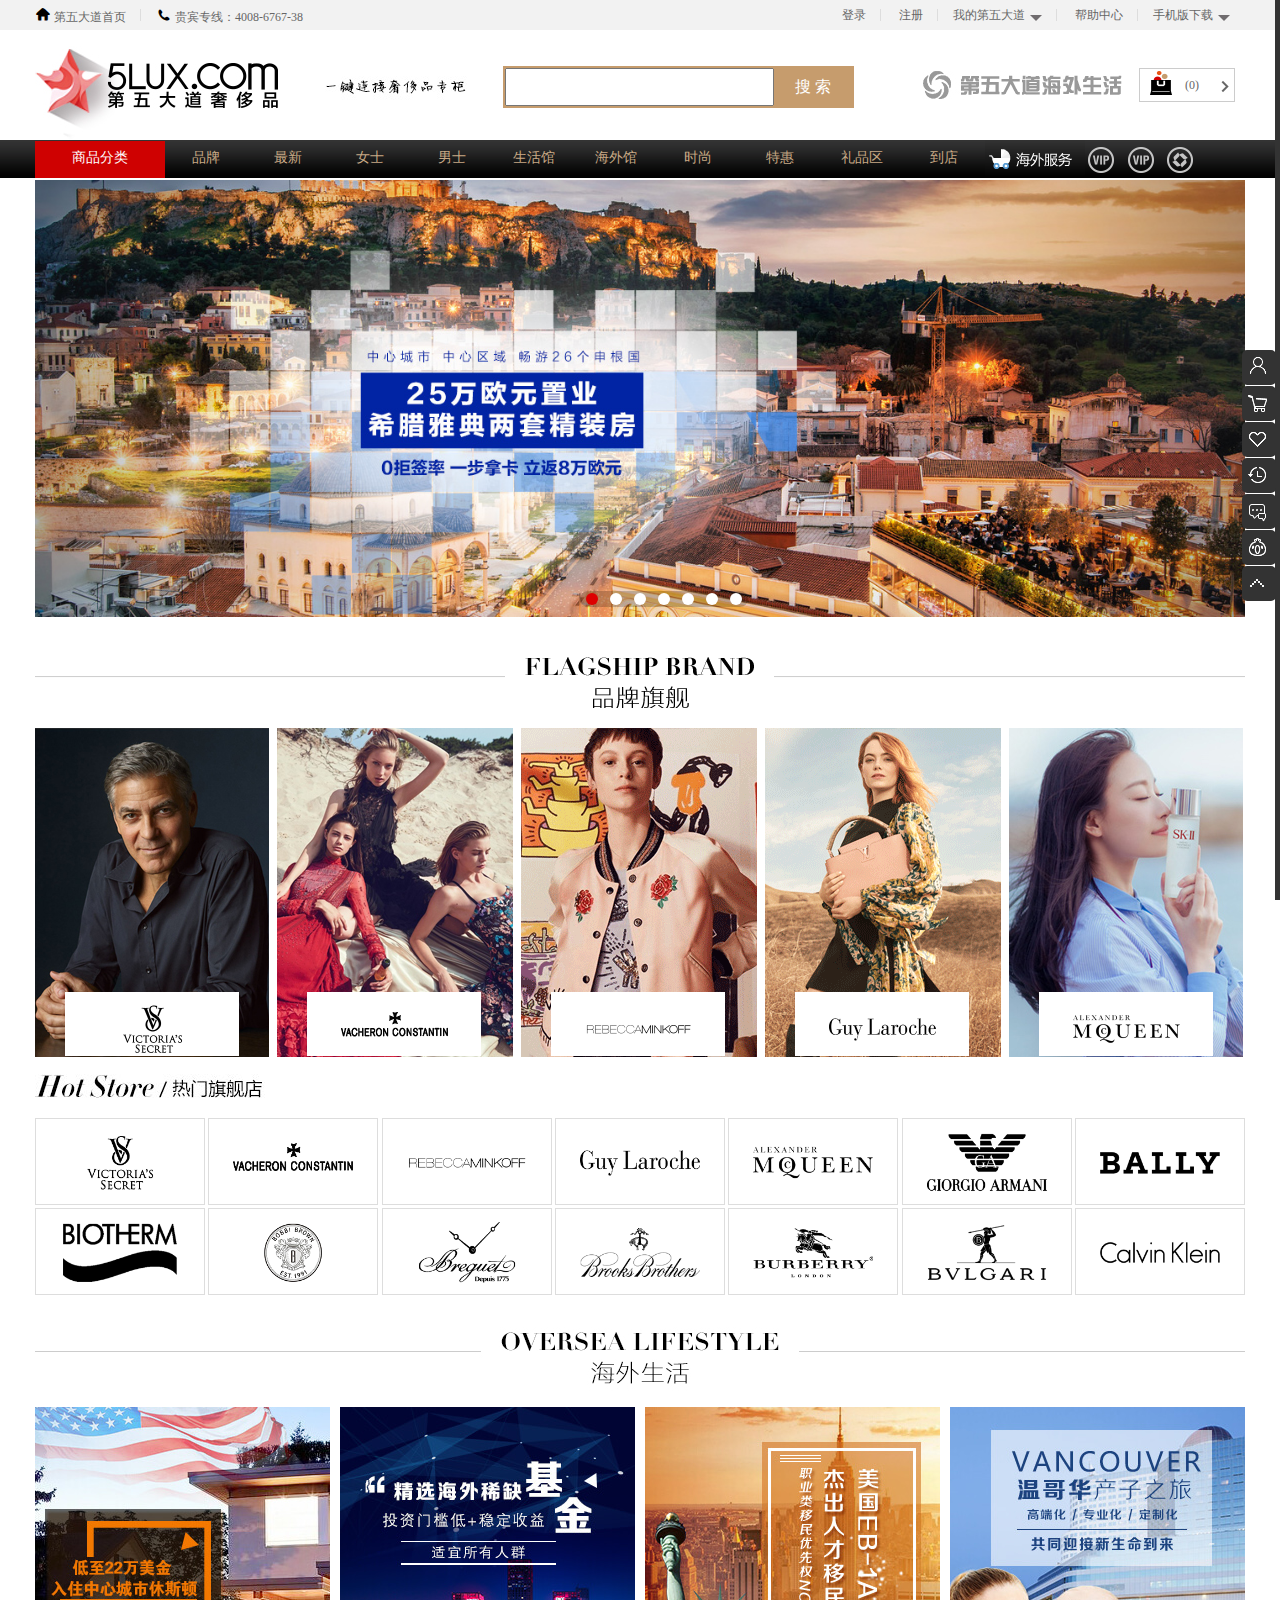
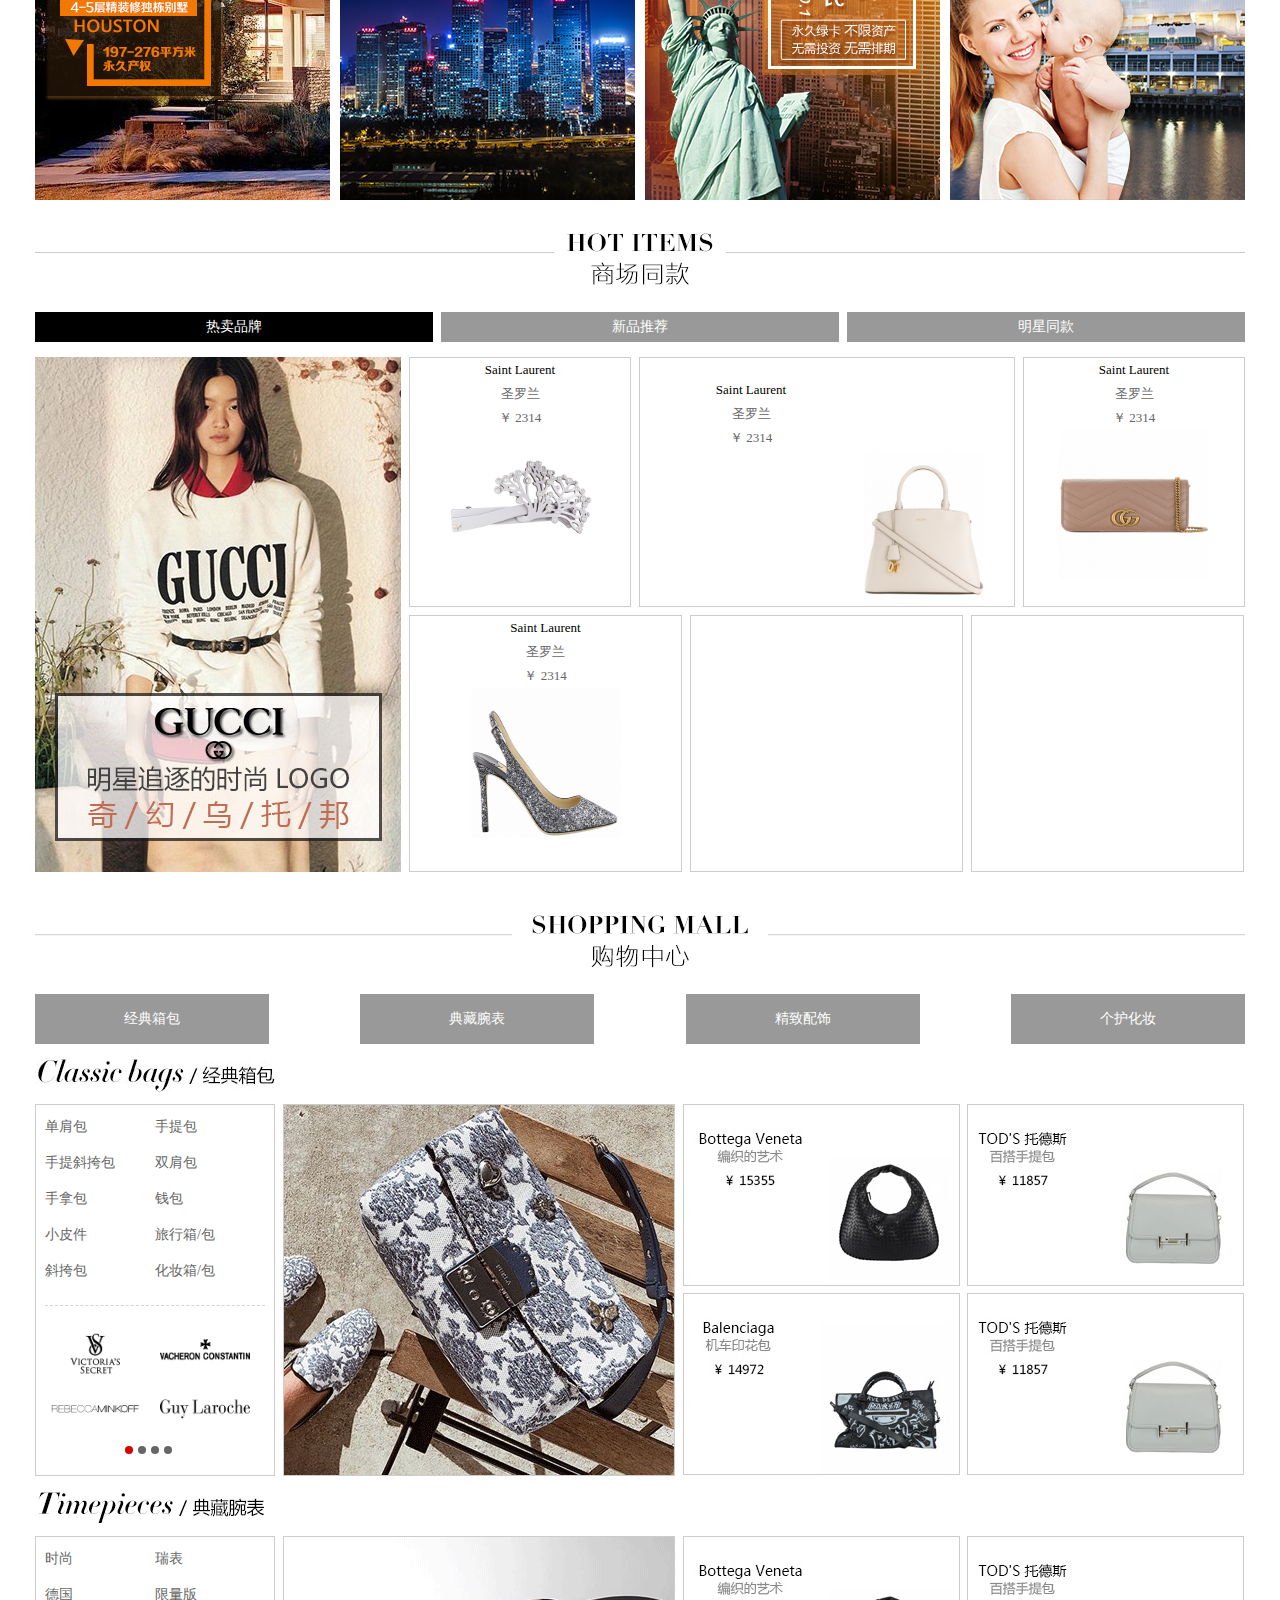
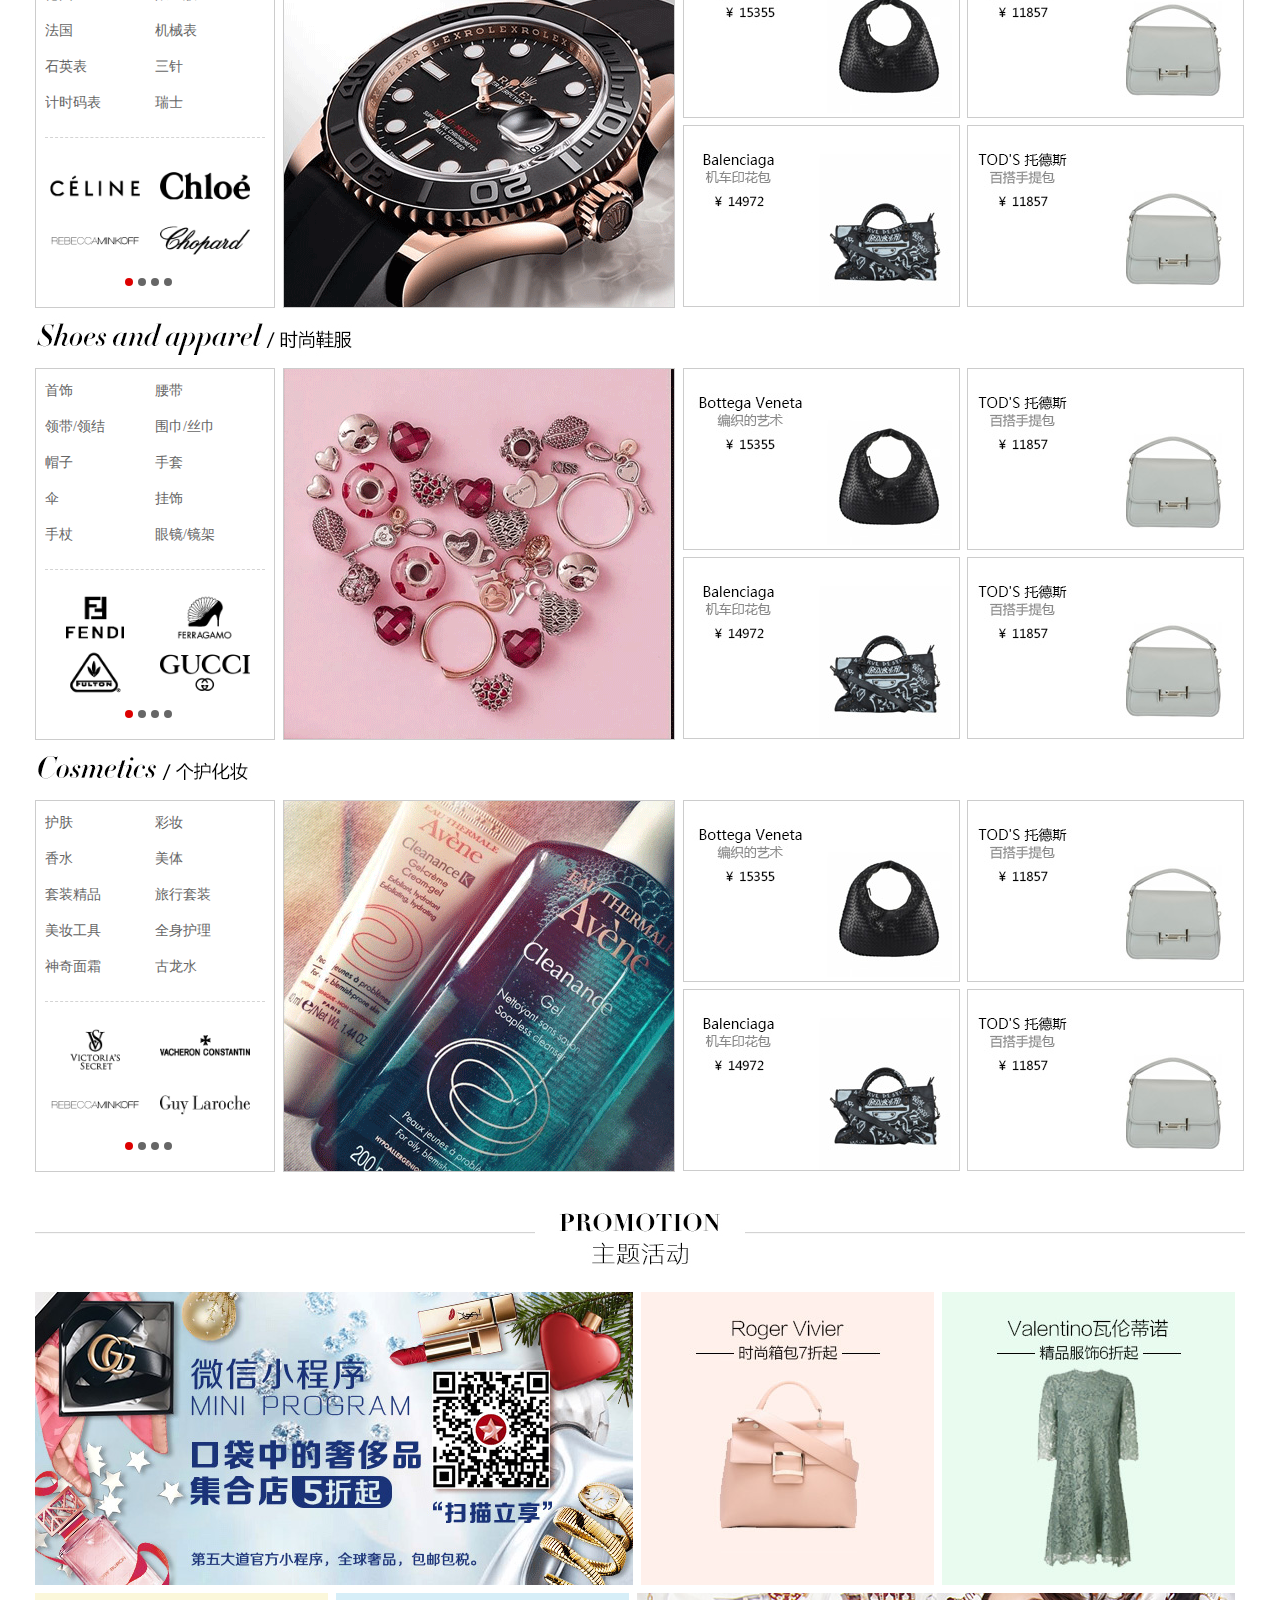
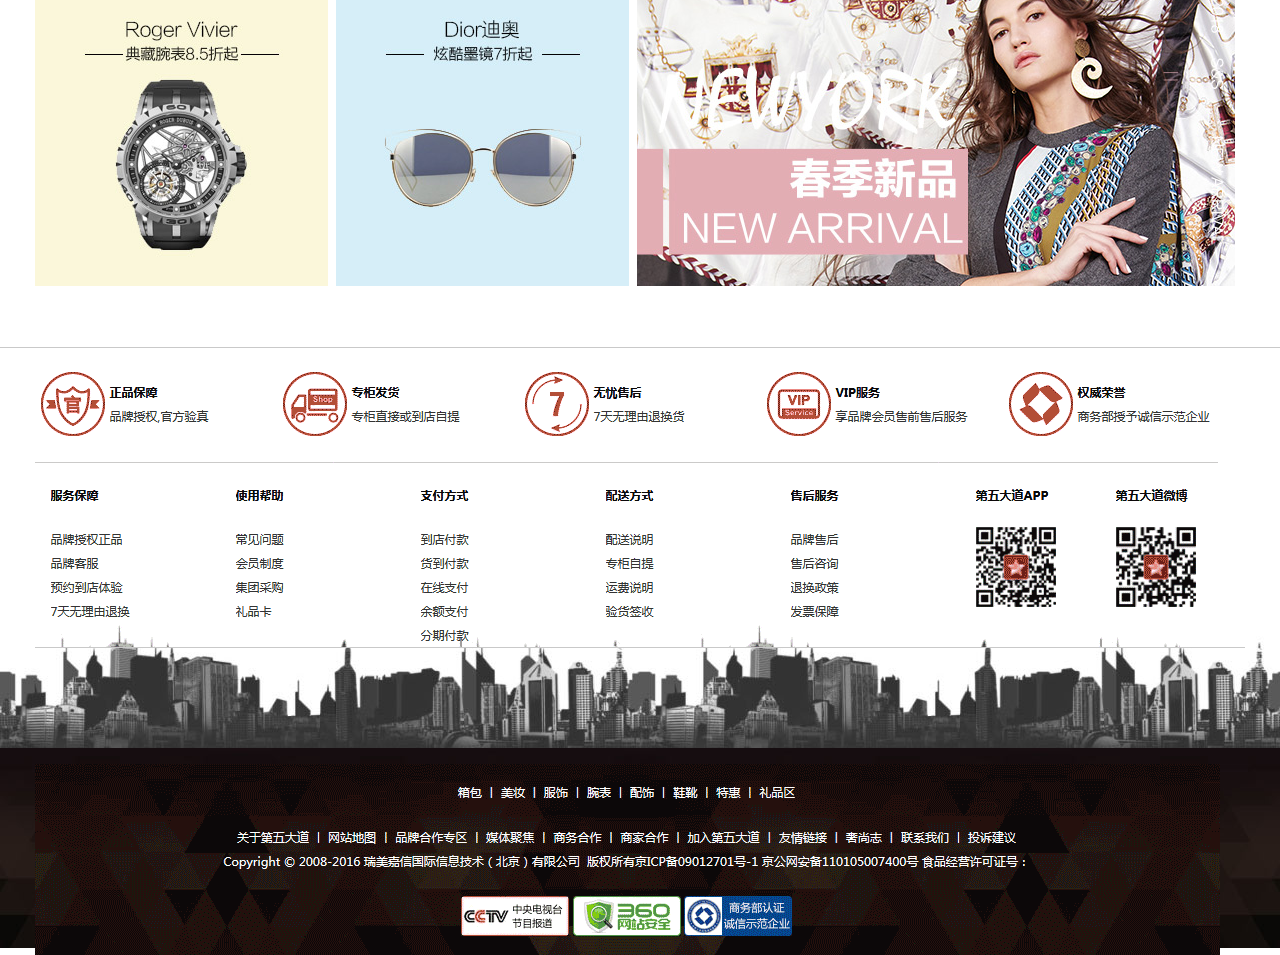
<file: index.html>
<!DOCTYPE html>
<html>
	<head>
		<meta charset="utf-8" />
		<title>第五大道奢侈品网-首页</title>
		<link rel="stylesheet" href="css/public.css" />
		<link rel="stylesheet" href="css/header.css" />
		<link rel="stylesheet" href="css/style.css" />
		<link rel="stylesheet" href="css/footer.css" />
		<link rel="stylesheet" href="css/icon.css" />
		<script type="text/javascript" src="js/jquery-1.11.1.js" ></script>
		<script type="text/javascript" src="js/banner.js" ></script>
		<script type="text/javascript" src="js/index.js"></script>
	</head>
	<body>
<!--==========================================top===============================================-->  		
		<div class="topwrap">
			<div class="top_1210">
	  			<ul class="top_left">
	  				<li class="top_left_first"><i class="iconfont">&#xe681;</i><a href="">第五大道首页</a></li>
	  				<li class="top_left_last"><i class="iconfont">&#xe6f4;</i><a href="">贵宾专线：4008-6767-38</a></li>
	  			</ul>
	  			<ul class="top_right">
	  				<li><i class=""></i><a href="javascript:;" class="login" onclick="location.href='http://127.0.0.1/project/login.html?flagState=true'">登录</a></li>
	  				<li><i class="iconres"></i><a href="javascript:;" class="reg" onclick="location.href='http://127.0.0.1/project/login.html?flagState=false'">注册</a></li>
	  				<li><a href="">我的第五大道</a><span class="iconmine"></span></li>
	  				<li><i class=""></i><a href="">帮助中心</a></li>
	  				<li class="top_right_last"><a href="">手机版下载</a><span class="iconmine"></span></li>
	  			</ul>
	  		</div>
		</div>
<!--==========================================header===============================================-->  		
  		<div class="headwrap">
  			<div class="head">
  				<div class="logo">
  					<a href="#"><img src="img/logo.jpg" /></a>
  				</div>
  				<div class="yijian">
  					<a href="#"><img src="img/yijian.jpg" /></a>
  				</div>
  				<div class="find">
  					<input type="text" class="find_input"/>
  					<input type="submit" value="搜&nbsp;索" class="find_sub"/>
  					
  				</div>
  				<div class="oversea"></div>
  		        <div class="shopcart">
  		        	<div class="carbox">
  		        		<img src="img/v30cart.png"/>
  		        		<span>(0)</span>
  		        	</div>
  		        </div>
  			</div>
  		</div>
<!--==========================================rightmenu===============================================-->   
   		<div class="rightmenuwrap">
   			<ul>
   				<li><span>用户中心</span></li>
   				<li><span>购物车</span></li>
   				<li><span>收藏</span></li>
   				<li><span>历史记录</span></li>
   				<li><span>消息</span></li>
   				<li><span>客服</span></li>
   				<li><span>返回顶部</span></li>
   			</ul>
   		</div>   
<!--==========================================loutiNav===============================================-->
        <div class="loutiNav">
        	<ul>
        		<li>1F<span>品牌旗舰</span></li>
        		<li>2F<span>海外生活</span></li>
        		<li>3F<span>商场同款</span></li>
        		<li>4F<span>购-包</span></li>
        		<li>5F<span>购-表</span></li>
        		<li>6F<span>购-鞋</span></li>
        		<li>7F<span>购-妆</span></li>
        		<li>8F<span>主题活动</span></li>
				<li style="background: #cf0101;">TOP</li>
        	</ul>
        </div>
<!--==========================================nav===============================================-->    		
  		<div class="navwrap">
  			<ul class="nav">
  				<li class="nav_first"><a href="#">商品分类</a>
  					<div class="nav_menu">
  						<ul>
  							<li>
  								<div class="nav_menu_list">
  								 	<a href="#">推荐品牌<i></i></a>
  								</div>
  								<div class="nav_menu_show">
  									<dl class="show1">
  										<dt>国家高端</dt>
  										<dd>111</dd>
  										<dd>22222</dd>
  										<dd>333333</dd>
  									</dl>
  									<dl class="show1">
  										<dt>国家高端</dt>
  										<dd>111</dd>
  										<dd>22222</dd>
  										<dd>333333</dd>
  									</dl>
  									<dl class="show1">
  										<dt>国家高端</dt>
  										<dd>111</dd>
  										<dd>22222</dd>
  										<dd>333333</dd>
  									</dl>
  									<dl class="show1">
  										<dt>国家高端</dt>
  										<dd>111</dd>
  										<dd>22222</dd>
  										<dd>333333</dd>
  									</dl>
  									<dl class="show1">
  										<dt>国家高端</dt>
  										<dd>111</dd>
  										<dd>22222</dd>
  										<dd>333333</dd>
  									</dl>
  									<dl class="show1">
  										<dt>国家高端</dt>
  										<dd>111</dd>
  										<dd>22222</dd>
  										<dd>333333</dd>
  									</dl>
  									<dl class="show1">
  										<dt>国家高端</dt>
  										<dd>111</dd>
  										<dd>22222</dd>
  										<dd>333333</dd>
  									</dl>
  								</div>
  							</li>
  							<li>
  								<div class="nav_menu_list">
  									<a href="#">箱包<i></i></a>
  								</div>
  								<div class="nav_menu_show">
  									<dl class="show1">
  										<dt>国家高端</dt>
  										<dd>111</dd>
  										<dd>22222</dd>
  										<dd>333333</dd>
  									</dl>
  									<dl class="show1">
  										<dt>国家高端</dt>
  										<dd>444</dd>
  										<dd>55555</dd>
  										<dd>6666666</dd>
  									</dl>
  									<dl class="show1">
  										<dt>国家高端</dt>
  										<dd>444</dd>
  										<dd>55555</dd>
  										<dd>6666666</dd>
  									</dl>
  								</div>
  							</li>
  							<li>
  								<div class="nav_menu_list">
  									<a href="#">腕表<i></i></a>
  								</div>
  							</li>
  							<li>
  								<div class="nav_menu_list">
  									<a href="#">美妆<i></i></a>
  								</div>
  							</li>
  							<li>
  								<div class="nav_menu_list">
  									<a href="#">鞋服<i></i></a>
  								</div>
  							</li>
  							<li>
  								<div class="nav_menu_list">
  									<a href="#">美妆<i></i></a>
  								</div>
  							</li>
  							<li>
  								<div class="nav_menu_list">
  									<a href="#">鞋服<i></i></a>
  								</div>
  							</li>
  							<li>
  								<div class="nav_menu_list">
  									<a href="#">美妆<i></i></a>
  								</div>
  							</li>
  							<li>
  								<div class="nav_menu_list">
  									<a href="#">鞋服<i></i></a>
  								</div>
  							</li>
  							<li>
  								<div class="nav_menu_list">
  									<a href="#">鞋服<i></i></a>
  								</div>
  							</li>
  							<li>
  								<div class="nav_menu_list">
  									<a href="#">美妆<i></i></a>
  								</div>
  							</li>
  							<li>
  								<div class="nav_menu_list">
  									<a href="#">鞋服<i></i></a>
  								</div>
  							</li>
  						</ul>
  					</div>
  				</li>
  				<li><a href="#">品牌</a></li>
  				<li><a href="#">最新</a></li>
  				<li><a href="#">女士</a></li>
  				<li><a href="list.html">男士</a></li>
  				<li><a href="#">生活馆</a></li>
  				<li><a href="#">海外馆</a></li>
  				<li><a href="#">时尚</a></li>
  				<li><a href="#">特惠</a></li>
  				<li><a href="#">礼品区</a></li>
  				<li><a href="#">到店</a></li>
  				<li class="nav_oversea nav_icon" style="width: 100px;"></li>
  				<li class="nav_icon"></li>
  				<li class="nav_icon"></li>
  				<li class="nav_icon"></li>
  			</ul>
  		</div>
<!--==========================================banner===============================================-->  		
  		<div class="bannerwrap">
  			<div class="banner">
  				<ul class="banner_img">
	  				<li style="z-index:7;"><img src="img/banner1.jpg" /></li>
	  				<li style="z-index:6;"><img src="img/banner2.jpg" /></li>
	  				<li style="z-index:5;"><img src="img/banner3.jpg" /></li>
	  				<li style="z-index:4;"><img src="img/banner4.jpg" /></li>
	  				<li style="z-index:3;"><img src="img/banner5.jpg" /></li>
	  				<li style="z-index:2;"><img src="img/banner6.jpg" /></li>
	  				<li style="z-index:1;"><img src="img/banner7.jpg" /></li>
	  			</ul>
	  			<ol class="">
	  				<li class="active"></li>
	  				<li></li>
	  				<li></li>
	  				<li></li>
	  				<li></li>
	  				<li></li>
	  				<li></li>
	  			</ol>
	  			<div class="arr">
	  				<a href="javascript:;" class="pre"></a>  				
					<a href="javascript:;" class="next"></a>  	
	  			</div>
  			</div>			
  		</div>
<!--==========================================brandship==============================================--> 
        <div class="brandshipwrap louti" index="0">
        	<div class="brandship">
        		<div class="brand_tit">
        			<img src="img/brandship.png" />
        		</div> 
        		<ul class="brand_list">
        			<li>
        				<a href="#">
        					<img src="img/brandship1.jpg" />
        					<div class="brand_box">
        						<div class="brand_cont">
        							<img src="img/brandmark/img (1).png" />
        							<p>dfasdfsd</p>
        							<p>dfasdfsd</p>
        						</div>
        					</div>
        				</a>
        			</li>
        			<li>
        				<a href="#">
        					<img src="img/brandship2.jpg" />
        					<div class="brand_box">
        						<div class="brand_cont">
        							<img src="img/brandmark/img (2).png" />
        							<p>dfasdfsd</p>
        							<p>dfasdfsd</p>
        						</div>
        					</div>
        				</a>
        			</li>
        			<li>
        				<a href="#">
        					<img src="img/brandship3.png" />
        					<div class="brand_box">
        						<div class="brand_cont">
        							<img src="img/brandmark/img (3).png" />
        							<p>dfasdfsd</p>
        							<p>dfasdfsd</p>
        						</div>
        					</div>
        				</a>
        			</li>
        			<li>
        				<a href="#">
        					<img src="img/brandship4.png" />
        					<div class="brand_box">
        						<div class="brand_cont">
        							<img src="img/brandmark/img (4).png" />
        							<p>dfasdfsd</p>
        							<p>dfasdfsd</p>
        						</div>
        					</div>
        				</a>
        			</li>
        			<li>
        				<a href="#">
        					<img src="img/brandship5.jpg" />
        					<div class="brand_box">
        						<div class="brand_cont">
        							<img src="img/brandmark/img (5).png" />
        							<p>dfasdfsd</p>
        							<p>dfasdfsd</p>
        						</div>
        					</div>
        				</a>
        			</li>
        		</ul>
        	</div>
        </div>  
<!--==========================================hotstore==============================================--> 
		<div class="hotstorewrap">
			<div class="hotstore">
				<div class="hotstore_tit">
					<img src="img/hotstore_t.jpg" />
				</div>
				<div class="hotstore_list">
					<ul>
						<li>
							<img src="img/brandmark/img (1).png" />
							<span>爱马仕<i></i></span>
						</li>
						<li>
							<img src="img/brandmark/img (2).png" />
							<span>范思哲<i></i></span>
						</li>
						<li>
							<img src="img/brandmark/img (3).png" />
							<span>范思哲<i></i></span>
						</li>
						<li>
							<img src="img/brandmark/img (4).png" />
							<span>爱马仕<i></i></span>
						</li>
						<li>
							<img src="img/brandmark/img (5).png" />
							<span>凯尼斯.柯尔<i></i></span>
						</li>
						<li>
							<img src="img/brandmark/img (6).png" />
							<span>爱马仕<i></i></span>
						</li>
						<li>
							<img src="img/brandmark/img (7).png" />
							<span>凯尼斯.柯尔<i></i></span>
						</li>
						<li>
							<img src="img/brandmark/img (8).png" />
							<span>范思哲<i></i></span>
						</li>
						<li>
							<img src="img/brandmark/img (9).png" />
							<span>范思哲<i></i></span>
						</li>
						<li>
							<img src="img/brandmark/img (10).png" />
							<span>凯尼斯.柯尔<i></i></span>
						</li>
						<li>
							<img src="img/brandmark/img (11).png" />
							<span>范思哲<i></i></span>
						</li>
						<li>
							<img src="img/brandmark/img (12).png" />
							<span>凯尼斯.柯尔<i></i></span>
						</li>
						<li>
							<img src="img/brandmark/img (13).png" />
							<span>范思哲<i></i></span>
						</li>
						<li>
							<img src="img/brandmark/img (14).png" />
							<span>凯尼斯.柯尔<i></i></span>
						</li>
					</ul>
				</div>
			</div>
		</div>
<!--==========================================oversea==============================================--> 
		<div class="overseawrap louti " index="1">
			<div class="oversealife">
				<div class="oversealife_tit">
					<img src="img/oversealifestyle.jpg" />
				</div>
				<ul class="oversealife_cont">
					<li><img src="img/oversea1.jpg" /></li>
					<li><img src="img/oversea2.jpg" /></li>
					<li><img src="img/oversea3.jpg" /></li>
					<li><img src="img/oversea4.jpg" /></li>
				</ul>
			</div>
		</div>
<!--==========================================hotitems==============================================-->	
        <div class="hotitemswrap louti " index="2">
        	<div class="hotitem">
        		<div class="hotitem_tit">
        			<img src="img/storesametitle.jpg"  />
        		</div>
        		<div class="hotitem_tab">
        			<ul>
        				<li>热卖品牌</li>
        				<li>新品推荐</li>
        				<li>明星同款</li>
        			</ul>
        		</div>
        		<div class="hotitem_show">
        			<div class="hotitem_list_show">
						<div class="hotitem_list">
							<ul>
								<li>
									<div class="list_left">
										<a href="#">
											<img src="img/hot (2).jpg" />
										</a>
									</div>
									<div class="list_right">
										<ul class="list_r_top">
											<li>
												<div class="list_r_top_txt">
													<p style="color: #000;">Saint Laurent</p>
													<p>圣罗兰</p>
													<p>￥  2314</p>
												</div>
												<div class="list_r_top_pic">
													<a><img src="img/store/store3.jpg" /></a>
												</div>
											</li>
											<li>
												<div class="list_r_top_txt">
													<p style="color: #000;">Saint Laurent</p>
													<p>圣罗兰</p>
													<p>￥  2314</p>
												</div>
												<div class="list_r_top_pic">
													<a><img src="img/store/store6.jpg" /></a>
												</div>
											</li>
											<li>
												<div class="list_r_top_txt">
													<p style="color: #000;">Saint Laurent</p>
													<p>圣罗兰</p>
													<p>￥  2314</p>
												</div>
												<div class="list_r_top_pic">
													<a><img src="img/store/store5.jpg" /></a>
												</div>
											</li>
										</ul>
										
										<ul class="list_r_bottom">
											<li>
												<div class="list_r_top_txt">
													<p style="color: #000;">Saint Laurent</p>
													<p>圣罗兰</p>
													<p>￥  2314</p>
												</div>
												<div class="list_r_top_pic">
													<a><img src="img/store/store2.jpg" /></a>
												</div>
											</li>
											<li></li>
											<li></li>
										</ul>
									</div>
								</li>
								<li></li>
								<li></li>
							</ul>
						</div>        		
		        		<div class="hotitem_list">
							<ul>
								<li>
									<div class="list_left">
										<a href="#">
											<img src="img/hot (3).jpg" />
										</a>
									</div>
									<div class="list_right">
										<ul class="list_r_top">
											<li>
												<div class="list_r_top_txt">
													<p style="color: #000;">Saint Laurent</p>
													<p>圣罗兰</p>
													<p>￥  2314</p>
												</div>
												<div class="list_r_top_pic">
													<a><img src="img/store/store2.jpg" /></a>
												</div>
											</li>
											<li>
												<div class="list_r_top_txt">
													<p style="color: #000;">Saint Laurent</p>
													<p>圣罗兰</p>
													<p>￥  2314</p>
												</div>
												<div class="list_r_top_pic">
													<a><img src="img/store/store6.jpg" /></a>
												</div>
											</li>
											<li>
												<div class="list_r_top_txt">
													<p style="color: #000;">Saint Laurent</p>
													<p>圣罗兰</p>
													<p>￥  2314</p>
												</div>
												<div class="list_r_top_pic">
													<a><img src="img/store/store1.png" /></a>
												</div>
											</li>
										</ul>
										
										<ul class="list_r_bottom">
											<li>
												<div class="list_r_top_txt">
													<p style="color: #000;">Saint Laurent</p>
													<p>圣罗兰</p>
													<p>￥  2314</p>
												</div>
												<div class="list_r_top_pic">
													<a><img src="img/store/store2.jpg" /></a>
												</div>
											</li>
											<li></li>
											<li></li>
										</ul>
									</div>
								</li>
								<li></li>
								<li></li>
							</ul>
				</div>
        		        <div class="hotitem_list">
							<ul>
								<li>
									<div class="list_left">
										<a href="#">
											<img src="img/hot (1).jpg" />
										</a>
									</div>
									<div class="list_right">
										<ul>
											<li><a href="#"><img src="img/hotitems1.jpg" /></a></li>
											<li style="margin-right: 0;"><a href="#"><img src="img/hotitems2.jpg" /></a></li>
											<li><a href="#"><img src="img/hotitems3.jpg" /></a></li>
											<li style="margin-right: 0;"><a href="#"><img src="img/hotitems4.jpg" /></a></li>
										</ul>
									</div>
								</li>
								<li></li>
								<li></li>
							</ul>
				</div>
        			</div>
        		</div>
        	</div>
        </div>
<!--==========================================shopping==============================================-->	        
        <div class="shoppingwrap">
        	<div class="shopping">
        		<div class="shopping_tit">
        			<img src="img/shopcenter.jpg" />
        		</div>
        		<ul class="shopping_tab">
        			<li>
        				<div class="shoppingbox">
        					<a href="#" class="topbox">经典箱包</a>
        					<div href="#" class="bottombox">
        						<div>Classic bags</div>
        					</div>
        				</div>
        			</li>
        			<li>
        				<div class="shoppingbox">
        					<a href="#" class="topbox">典藏腕表</a>
        					<div href="#" class="bottombox">
        						<div>Collection watches</div>
        					</div>
        				</div>
        			</li>
        			<li>
        				<div class="shoppingbox">
        					<a href="#" class="topbox">精致配饰</a>
        					<div href="#" class="bottombox">
        						<div>Exquisite accessories</div>
        					</div>
        				</div>
        			</li>
        			<li>
        				<div class="shoppingbox">
        					<a href="#" class="topbox">个护化妆</a>
        					<div href="#" class="bottombox">
        						<div>Nurse makeup</div>
        					</div>
        				</div>
        			</li>
        		</ul>
        		
        		<div class="jdxb louti " index="3">
        			<div class="jdxb_tit">
        				<img src="img/goodtitle1.jpg" />
        			</div>
        			<div class="goods">
        				<div class="good1">
        					<ul class="goodlinks">
        						<li><a href="">单肩包</a></li>
        						<li><a href="">手提包</a></li>
        						<li><a href="">手提斜挎包</a></li>
        						<li><a href="">双肩包</a></li>
        						<li><a href="">手拿包</a></li>
        						<li><a href="">钱包</a></li>
        						<li><a href="">小皮件</a></li>
       							<li><a href="">旅行箱/包</a></li>
        						<li><a href="">斜挎包</a></li>
        						<li><a href="">化妆箱/包</a></li>
        					</ul>
        					<div class="goodbox">
        						<ul class="goodbox_img">
        							<li style="z-index:4;">
        								<a href="javascript:;"><img src="img/brandmark/img (1).png" /></a>
        								<a href="javascript:;" style="margin-right: 0;"><img src="img/brandmark/img (2).png" /></a>
        								<a href="javascript:;"><img src="img/brandmark/img (3).png" /></a>
        								<a href="javascript:;" style="margin-right: 0;"><img src="img/brandmark/img (4).png" /></a>
        							</li>
        							<li style="z-index:3;">
        								<a href="javascript:;"><img src="img/brandmark/img (5).png" /></a>
        								<a href="javascript:;" style="margin-right: 0;"><img src="img/brandmark/img (6).png" /></a>
        								<a href="javascript:;"><img src="img/brandmark/img (7).png" /></a>
        								<a href="javascript:;" style="margin-right: 0;"><img src="img/brandmark/img (8).png" /></a>
        							</li>
        							<li style="z-index:2;">
        								<a href="javascript:;"><img src="img/brandmark/img (9).png" /></a>
        								<a href="javascript:;" style="margin-right: 0;"><img src="img/brandmark/img (10).png" /></a>
        								<a href="javascript:;"><img src="img/brandmark/img (11).png" /></a>
        								<a href="javascript:;" style="margin-right: 0;"><img src="img/brandmark/img (12).png" /></a>
        							</li>
        							<li style="z-index:1;">
        								<a href="javascript:;"><img src="img/brandmark/img (12).png" /></a>
        								<a href="javascript:;" style="margin-right: 0;"><img src="img/brandmark/img (14).png" /></a>
        								<a href="javascript:;"><img src="img/brandmark/img (15).png" /></a>
        								<a href="javascript:;" style="margin-right: 0;"><img src="img/brandmark/img (16).png" /></a>
        							</li>
        						</ul>
        						<ol>
					  				<li class="active"></li>
					  				<li></li>
					  				<li></li>
					  				<li></li>
					  			</ol>
					  			<div class="arr">
					  				<a href="javascript:;" class="pre"><</a>  				
									<a href="javascript:;" class="next">></a>  	
					  			</div>
        					</div>
        				</div>
        				<div class="good2">
        					<a href="#"><img src="img/goods1.png" /></a>
        				</div>
        				<ul class="good3">
        					<li><a href="#"><img src="img/goods3-1.jpg"/></a></li>
        					<li class="margin-none"><a href="#"><img src="img/goods3-2.jpg"/></a></li>
        					<li><a href="#"><img src="img/goods3-3.jpg"/></a></li>
        					<li class="margin-none"><a href="#"><img src="img/goods3-2.jpg"/></a></li>
        					<li class="margin-none"><a href="#"><img src="img/goods3-2.jpg"/></a></li>
        					<li class="border-none"><a href="#"><img src="img/goods3-2.jpg"/></a></li>
        					<li ><a href="#"><img src="img/goods3-4.jpg"/></a></li>
        				</ul>
        			</div>
        		</div>
        		
        		<div class="dcwb louti" index="4">
        			<div class="dcwb_tit">
        				<img src="img/goodtitle2.jpg" />
        			</div>
        			<div class="goods">
        				<div class="good1">
        					<ul class="goodlinks">
        						<li><a href="">时尚</a></li>
        						<li><a href="">瑞表</a></li>
        						<li><a href="">德国</a></li>
        						<li><a href="">限量版</a></li>
        						<li><a href="">法国</a></li>
        						<li><a href="">机械表</a></li>
        						<li><a href="">石英表</a></li>
       							<li><a href="">三针</a></li>
        						<li><a href="">计时码表</a></li>
        						<li><a href="">瑞士</a></li>
        					</ul>
        					<div class="goodbox">
        						<ul class="goodbox_img">
        							<li style="z-index:4;">
        								<a href="javascript:;"><img src="img/brandmark/img (16).png" /></a>
        								<a href="javascript:;" style="margin-right: 0;"><img src="img/brandmark/img (17).png" /></a>
        								<a href="javascript:;"><img src="img/brandmark/img (3).png" /></a>
        								<a href="javascript:;" style="margin-right: 0;"><img src="img/brandmark/img (18).png" /></a>
        							</li>
        							<li style="z-index:3;">
        								<a href="javascript:;"><img src="img/brandmark/img (5).png" /></a>
        								<a href="javascript:;" style="margin-right: 0;"><img src="img/brandmark/img (19).png" /></a>
        								<a href="javascript:;"><img src="img/brandmark/img (7).png" /></a>
        								<a href="javascript:;" style="margin-right: 0;"><img src="img/brandmark/img (20).png" /></a>
        							</li>
        							<li style="z-index:2;">
        								<a href="javascript:;"><img src="img/brandmark/img (9).png" /></a>
        								<a href="javascript:;" style="margin-right: 0;"><img src="img/brandmark/img (21).png" /></a>
        								<a href="javascript:;"><img src="img/brandmark/img (11).png" /></a>
        								<a href="javascript:;" style="margin-right: 0;"><img src="img/brandmark/img (22).png" /></a>
        							</li>
        							<li style="z-index:1;">
        								<a href="javascript:;"><img src="img/brandmark/img (23).png" /></a>
        								<a href="javascript:;" style="margin-right: 0;"><img src="img/brandmark/img (24).png" /></a>
        								<a href="javascript:;"><img src="img/brandmark/img (25).png" /></a>
        								<a href="javascript:;" style="margin-right: 0;"><img src="img/brandmark/img (26).png" /></a>
        							</li>
        						</ul>
        						<ol class="">
					  				<li class="active"></li>
					  				<li></li>
					  				<li></li>
					  				<li></li>
					  			</ol>
					  			<div class="arr">
					  				<a href="javascript:;" class="pre"><</a>  				
									<a href="javascript:;" class="next">></a>  	
					  			</div>
        					</div>
        				</div>
        				<div class="good2">
        					<a href="#"><img src="img/goods2.png" /></a>
        				</div>
        				<ul class="good3">
        					<li><a href="#"><img src="img/goods3-1.jpg"/></a></li>
        					<li class="margin-none"><a href="#"><img src="img/goods3-2.jpg"/></a></li>
        					<li><a href="#"><img src="img/goods3-3.jpg"/></a></li>
        					<li class="margin-none"><a href="#"><img src="img/goods3-2.jpg"/></a></li>
        					<li class="margin-none"><a href="#"><img src="img/goods3-2.jpg"/></a></li>
        					<li class="border-none"><a href="#"><img src="img/goods3-2.jpg"/></a></li>
        					<li ><a href="#"><img src="img/goods3-4.jpg"/></a></li>
        				</ul>
        			</div>
        		</div>
        		
        		<div class="jzps louti" index="5">
        			<div class="jzps_tit">
        				<img src="img/goodtitle3.jpg" />
        			</div>
        			<div class="goods">
        				<div class="good1">
        					<ul class="goodlinks">
        						<li><a href="">首饰</a></li>
        						<li><a href="">腰带</a></li>
        						<li><a href="">领带/领结</a></li>
        						<li><a href="">围巾/丝巾</a></li>
        						<li><a href="">帽子</a></li>
        						<li><a href="">手套</a></li>
        						<li><a href="">伞</a></li>
       							<li><a href="">挂饰</a></li>
        						<li><a href="">手杖</a></li>
        						<li><a href="">眼镜/镜架</a></li>
        					</ul>
        					<div class="goodbox">
        						<ul class="goodbox_img">
        							<li style="z-index:4;">
        								<a href="javascript:;"><img src="img/brandmark/img (27).png" /></a>
        								<a href="javascript:;" style="margin-right: 0;"><img src="img/brandmark/img (28).png" /></a>
        								<a href="javascript:;"><img src="img/brandmark/img (29).png" /></a>
        								<a href="javascript:;" style="margin-right: 0;"><img src="img/brandmark/img (30).png" /></a>
        							</li>
        							<li style="z-index:3;">
        								<a href="javascript:;"><img src="img/brandmark/img (31).png" /></a>
        								<a href="javascript:;" style="margin-right: 0;"><img src="img/brandmark/img (32).png" /></a>
        								<a href="javascript:;"><img src="img/brandmark/img (33).png" /></a>
        								<a href="javascript:;" style="margin-right: 0;"><img src="img/brandmark/img (34).png" /></a>
        							</li>
        							<li style="z-index:2;">
        								<a href="javascript:;"><img src="img/brandmark/img (35).png" /></a>
        								<a href="javascript:;" style="margin-right: 0;"><img src="img/brandmark/img (36).png" /></a>
        								<a href="javascript:;"><img src="img/brandmark/img (37).png" /></a>
        								<a href="javascript:;" style="margin-right: 0;"><img src="img/brandmark/img (38).png" /></a>
        							</li>
        							<li style="z-index:1;">
        								<a href="javascript:;"><img src="img/brandmark/img (39).png" /></a>
        								<a href="javascript:;" style="margin-right: 0;"><img src="img/brandmark/img (40).png" /></a>
        								<a href="javascript:;"><img src="img/brandmark/img (41).png" /></a>
        								<a href="javascript:;" style="margin-right: 0;"><img src="img/brandmark/img (42).png" /></a>
        							</li>
        						</ul>
        						<ol class="">
					  				<li class="active"></li>
					  				<li></li>
					  				<li></li>
					  				<li></li>
					  			</ol>
					  			<div class="arr">
					  				<a href="javascript:;" class="pre"><</a>  				
									<a href="javascript:;" class="next">></a>  	
					  			</div>
        					</div>
        				</div>
        				<div class="good2">
        					<a href="#"><img src="img/goods3.png" /></a>
        				</div>
        				<ul class="good3">
        					<li><a href="#"><img src="img/goods3-1.jpg"/></a></li>
        					<li class="margin-none"><a href="#"><img src="img/goods3-2.jpg"/></a></li>
        					<li><a href="#"><img src="img/goods3-3.jpg"/></a></li>
        					<li class="margin-none"><a href="#"><img src="img/goods3-2.jpg"/></a></li>
        					<li class="margin-none"><a href="#"><img src="img/goods3-2.jpg"/></a></li>
        					<li class="border-none"><a href="#"><img src="img/goods3-2.jpg"/></a></li>
        					<li ><a href="#"><img src="img/goods3-4.jpg"/></a></li>
        				</ul>
        			</div>
        		</div>
        		
        		<div class="ghhz louti" index="6">
        			<div class="ghhz_tit">
        				<img src="img/goodtitle4.jpg" />
        			</div>
        			<div class="goods">
        				<div class="good1">
        					<ul class="goodlinks">
        						<li><a href="">护肤</a></li>
        						<li><a href="">彩妆</a></li>
        						<li><a href="">香水</a></li>
        						<li><a href="">美体</a></li>
        						<li><a href="">套装精品</a></li>
        						<li><a href="">旅行套装</a></li>
        						<li><a href="">美妆工具</a></li>
       							<li><a href="">全身护理</a></li>
        						<li><a href="">神奇面霜</a></li>
        						<li><a href="">古龙水</a></li>
        					</ul>
        					<div class="goodbox">
        						<ul class="goodbox_img">
        							<li style="z-index:4;">
        								<a href="javascript:;"><img src="img/brandmark/img (1).png" /></a>
        								<a href="javascript:;" style="margin-right: 0;"><img src="img/brandmark/img (2).png" /></a>
        								<a href="javascript:;"><img src="img/brandmark/img (3).png" /></a>
        								<a href="javascript:;" style="margin-right: 0;"><img src="img/brandmark/img (4).png" /></a>
        							</li>
        							<li style="z-index:3;">
        								<a href="javascript:;"><img src="img/brandmark/img (5).png" /></a>
        								<a href="javascript:;" style="margin-right: 0;"><img src="img/brandmark/img (6).png" /></a>
        								<a href="javascript:;"><img src="img/brandmark/img (7).png" /></a>
        								<a href="javascript:;" style="margin-right: 0;"><img src="img/brandmark/img (8).png" /></a>
        							</li>
        							<li style="z-index:2;">
        								<a href="javascript:;"><img src="img/brandmark/img (9).png" /></a>
        								<a href="javascript:;" style="margin-right: 0;"><img src="img/brandmark/img (10).png" /></a>
        								<a href="javascript:;"><img src="img/brandmark/img (11).png" /></a>
        								<a href="javascript:;" style="margin-right: 0;"><img src="img/brandmark/img (12).png" /></a>
        							</li>
        							<li style="z-index:1;">
        								<a href="javascript:;"><img src="img/brandmark/img (12).png" /></a>
        								<a href="javascript:;" style="margin-right: 0;"><img src="img/brandmark/img (14).png" /></a>
        								<a href="javascript:;"><img src="img/brandmark/img (15).png" /></a>
        								<a href="javascript:;" style="margin-right: 0;"><img src="img/brandmark/img (16).png" /></a>
        							</li>
        						</ul>
        						<ol class="">
					  				<li class="active"></li>
					  				<li></li>
					  				<li></li>
					  				<li></li>
					  			</ol>
					  			<div class="arr">
					  				<a href="javascript:;" class="pre"><</a>  				
									<a href="javascript:;" class="next">></a>  	
					  			</div>
        					</div>
        				</div>
        				<div class="good2">
        					<a href="#"><img src="img/goods4.png" /></a>
        				</div>
        				<ul class="good3">
        					<li><a href="#"><img src="img/goods3-1.jpg"/></a></li>
        					<li class="margin-none"><a href="#"><img src="img/goods3-2.jpg"/></a></li>
        					<li><a href="#"><img src="img/goods3-3.jpg"/></a></li>
        					<li class="margin-none"><a href="#"><img src="img/goods3-2.jpg"/></a></li>
        					<li class="margin-none"><a href="#"><img src="img/goods3-2.jpg"/></a></li>
        					<li class="border-none"><a href="#"><img src="img/goods3-2.jpg"/></a></li>
        					<li ><a href="#"><img src="img/goods3-4.jpg"/></a></li>
        				</ul>
        			</div>
        		</div>
        	</div>
        </div>
        
<!--==========================================promotion==============================================-->	
    	<div class="promotionwrap louti" index="7">
    		<div class="promotion">
    			<div class="promotion_tit">
        			<img src="img/promotiontitle.jpg" />
        		</div>
        		<div class="promotion_box">
        			<div class="promotion1">
        				<a href="#"><img src="img/promotion1.jpg" /></a>
        				<a href="#"><img src="img/promotion.jpg" /></a>
        				<a href="#"><img src="img/promotion3.jpg" /></a>
        			</div>
        			<div class="promotion2">
        				<a><img src="img/promotion4.jpg" /></a>
        				<a><img src="img/promotion5.jpg" /></a>
        				<a><img src="img/promotion6.jpg" /></a>
        			</div>
        		</div>
    		</div>
    	</div>
<!--==========================================footer==============================================-->
		<div class="footerwrap">
			<div class="footer">
				<img src="img/foot.png" />
				<ul class="footer_top">
					<li></li>
					<li></li>
					<li></li>
					<li></li>
					<li></li>
				</ul>
				<img src="img/foot1.png" />
			</div>
		</div>
	</body>
</html>
</file>
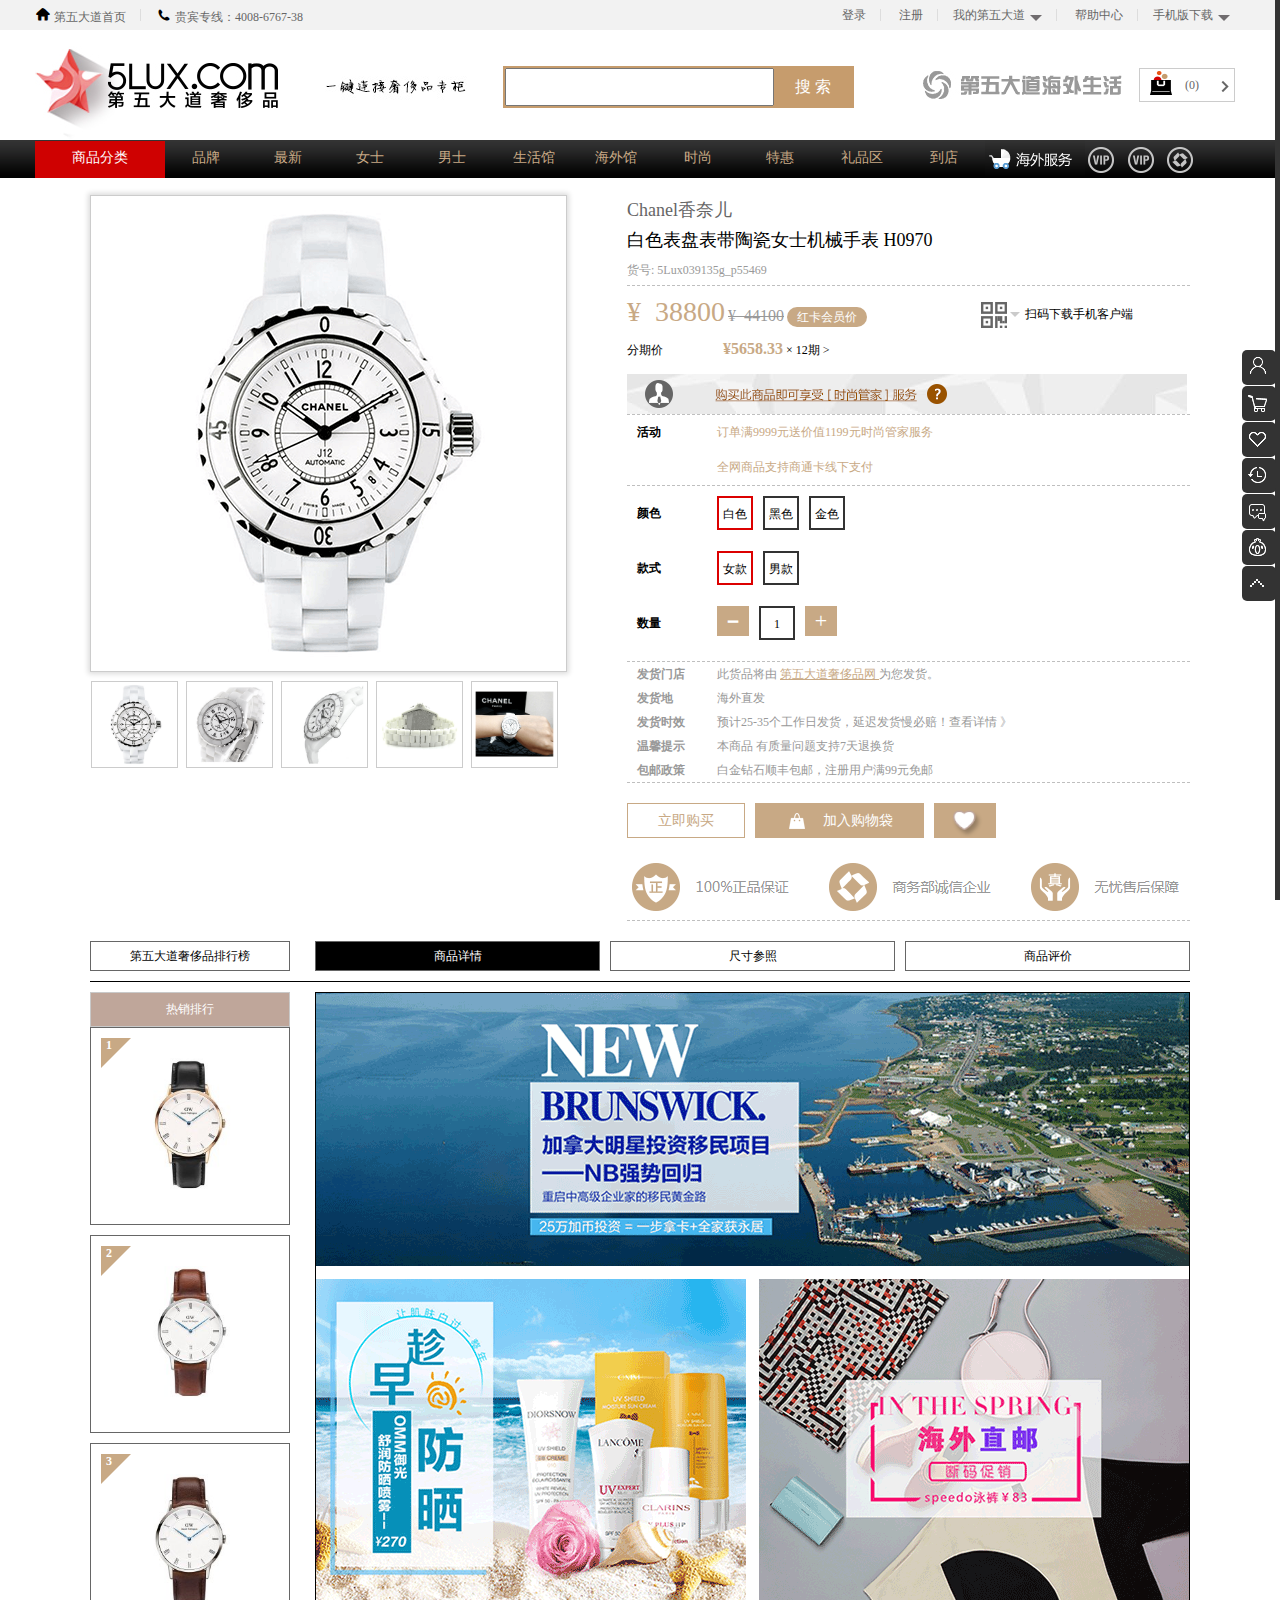
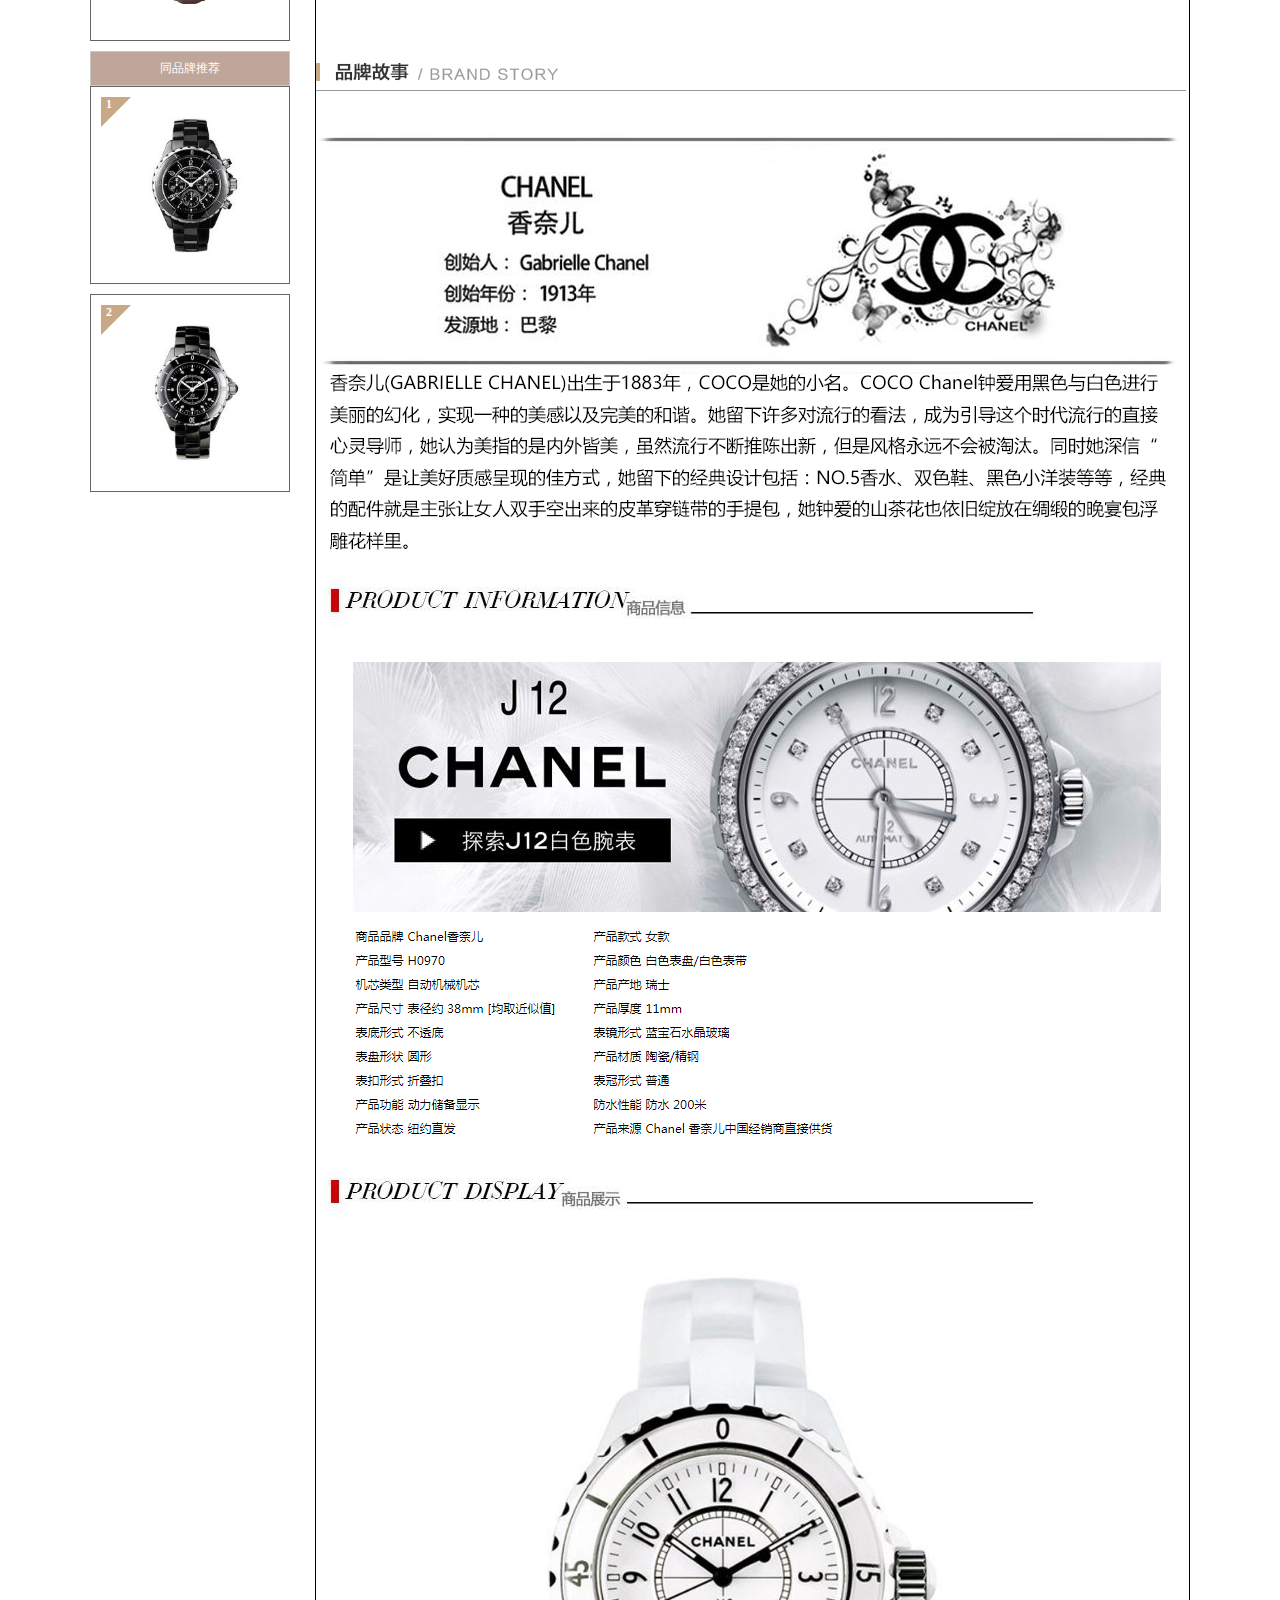
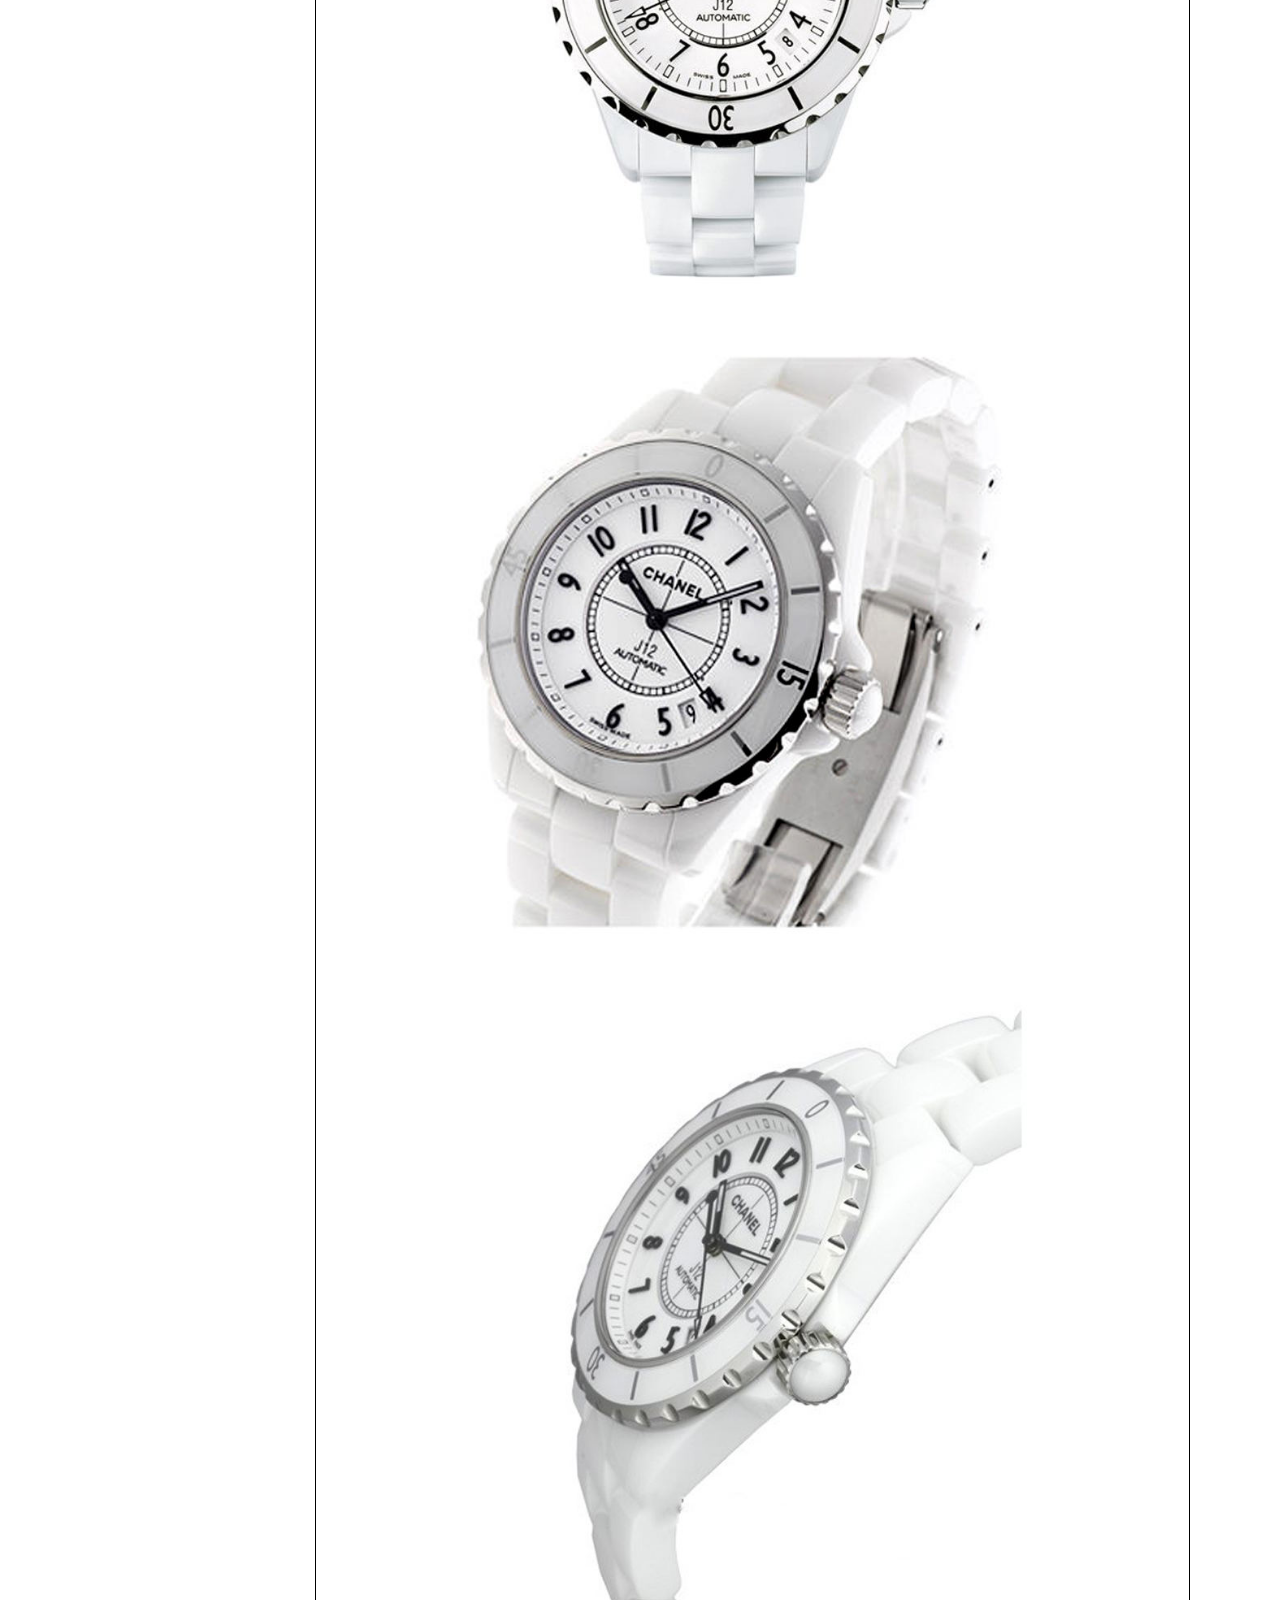
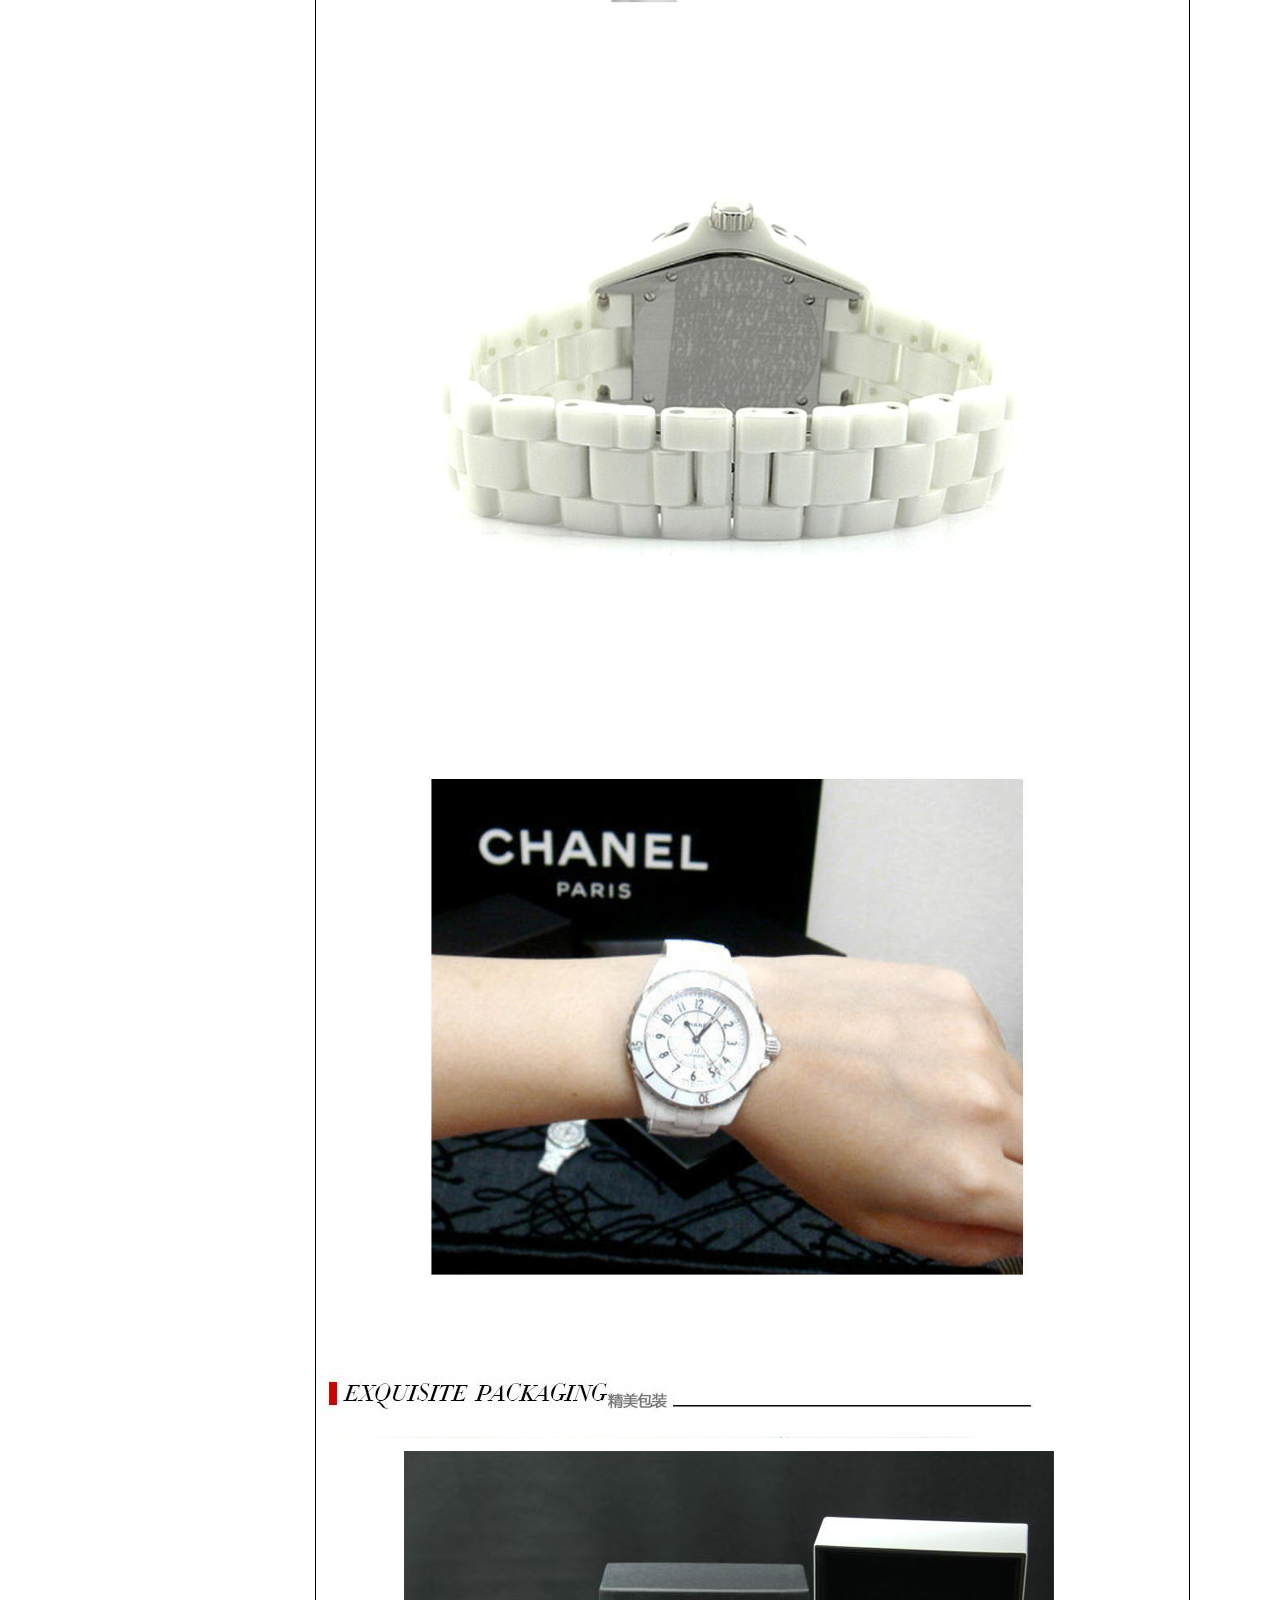
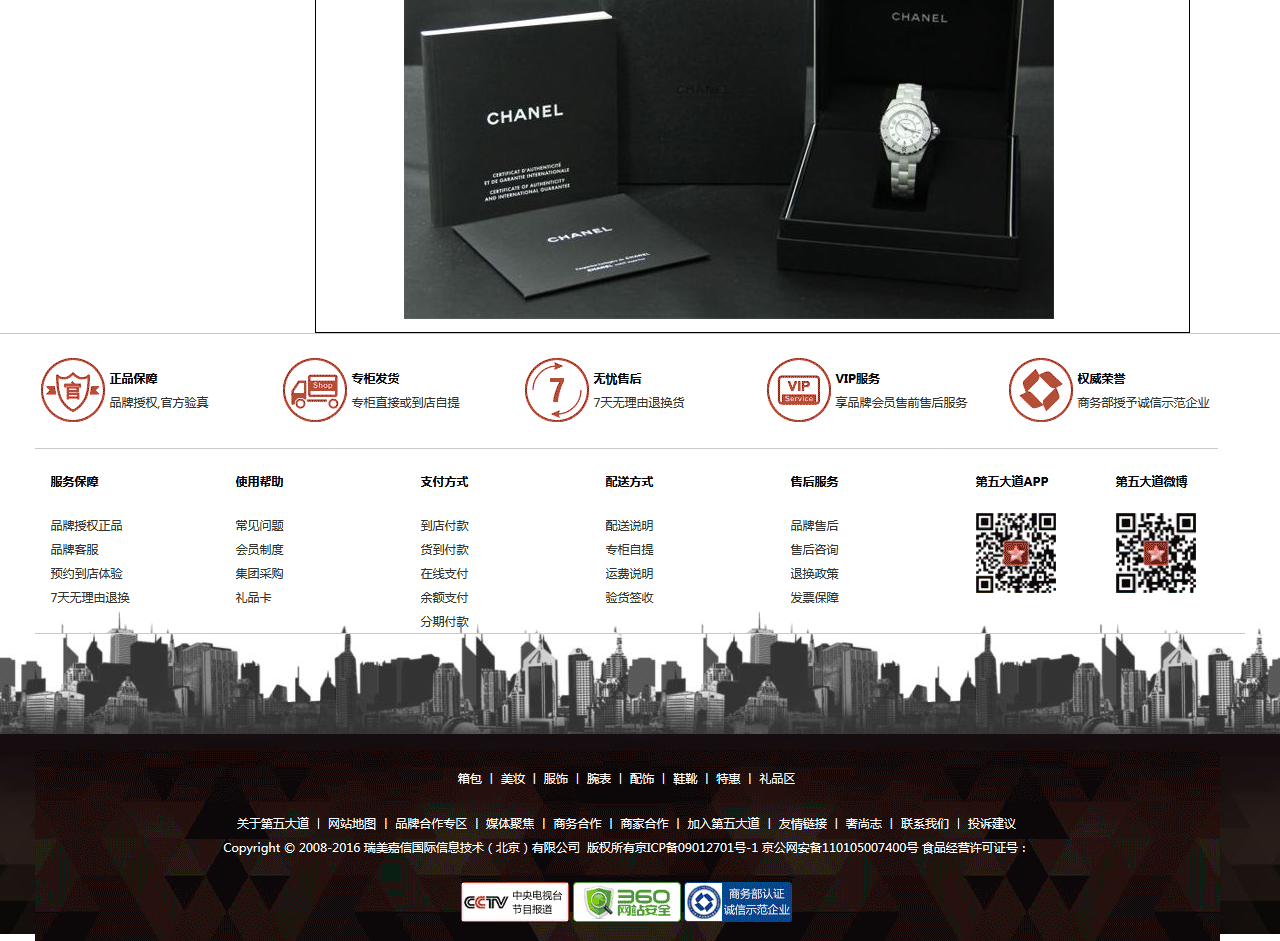
<file: detail.html>
<!DOCTYPE html>
<html>
	<head>
		<meta charset="UTF-8">
		<title>第五大道奢侈品网-商品详情页</title>
		<!--<link rel="stylesheet" href="css/public.css" />
		<link rel="stylesheet" href="css/header.css" />
		<link rel="stylesheet" href="css/footer.css" />-->
		<link rel="stylesheet" href="css/icon.css" />
		<link rel="stylesheet" href="css/datail.css" />
		<script type="text/javascript" src="js/jquery-1.11.1.js" ></script>
		<script src="js/detail.js"></script>
		<script type="text/javascript" src="js/index.js" ></script>
		
	</head>
	<body>
<!--==========================================top===============================================-->  		
		<div class="topwrap">
			<div class="top_1210">
	  			<ul class="top_left">
	  				<li class="top_left_first"><i class="iconfont">&#xe681;</i><a href="">第五大道首页</a></li>
	  				<li class="top_left_last"><i class="iconfont">&#xe6f4;</i><a href="">贵宾专线：4008-6767-38</a></li>
	  			</ul>
	  			<ul class="top_right">
	  				<li><i class=""></i><a href="">登录</a></li>
	  				<li><i class="iconres"></i><a href="">注册</a></li>
	  				<li><a href="">我的第五大道</a><span class="iconmine"></span></li>
	  				<li><i class=""></i><a href="">帮助中心</a></li>
	  				<li class="top_right_last"><a href="">手机版下载</a><span class="iconmine"></span></li>
	  			</ul>
	  		</div>
		</div>	
<!--==========================================header===============================================-->  		
  		<div class="headwrap">
  			<div class="head">
  				<div class="logo">
  					<a href="#"><img src="img/logo.jpg" /></a>
  				</div>
  				<div class="yijian">
  					<a href="#"><img src="img/yijian.jpg" /></a>
  				</div>
  				<div class="find">
  					<input type="text" class="find_input"/>
  					<input type="submit" value="搜&nbsp;索" class="find_sub"/>
  					
  				</div>
  				<div class="oversea"></div>
  		        <div class="shopcart">
  		        	<div class="carbox">
  		        		<img src="img/v30cart.png"/>
  		        		<span>(0)</span>
  		        	</div>
  		        </div>
  			</div>
  		</div>	
<!--==========================================rightmenu===============================================-->   
   		<div class="rightmenuwrap">
   			<ul>
   				<li><span>用户中心</span></li>
   				<li><span>购物车</span></li>
   				<li><span>收藏</span></li>
   				<li><span>历史记录</span></li>
   				<li><span>消息</span></li>
   				<li><span>客服</span></li>
   				<li><span>返回顶部</span></li>
   			</ul>
   		</div>  
<!--==========================================nav===============================================-->    		
  		<div class="navwrap">
  			<ul class="nav">
  				<li class="nav_first"><a href="#">商品分类</a>
  					<div class="nav_menu">
  						<ul>
  							<li>
  								<div class="nav_menu_list">
  								 	<a href="#">推荐品牌<i></i></a>
  								</div>
  								<div class="nav_menu_show">
  									<dl class="show1">
  										<dt>国家高端</dt>
  										<dd>111</dd>
  										<dd>22222</dd>
  										<dd>333333</dd>
  									</dl>
  									<dl class="show1">
  										<dt>国家高端</dt>
  										<dd>111</dd>
  										<dd>22222</dd>
  										<dd>333333</dd>
  									</dl>
  								</div>
  							</li>
  							<li>
  								<div class="nav_menu_list">
  									<a href="#">箱包<i></i></a>
  								</div>
  								<div class="nav_menu_show">
  									<dl class="show1">
  										<dt>国家高端</dt>
  										<dd>111</dd>
  										<dd>22222</dd>
  										<dd>333333</dd>
  									</dl>
  									<dl class="show1">
  										<dt>国家高端</dt>
  										<dd>444</dd>
  										<dd>55555</dd>
  										<dd>6666666</dd>
  									</dl>
  									<dl class="show1">
  										<dt>国家高端</dt>
  										<dd>444</dd>
  										<dd>55555</dd>
  										<dd>6666666</dd>
  									</dl>
  								</div>
  							</li>
  							<li>
  								<div class="nav_menu_list">
  									<a href="#">腕表<i></i></a>
  								</div>
  							</li>
  							<li>
  								<div class="nav_menu_list">
  									<a href="#">美妆<i></i></a>
  								</div>
  							</li>
  							<li>
  								<div class="nav_menu_list">
  									<a href="#">鞋服<i></i></a>
  								</div>
  							</li>
  							<li>
  								<div class="nav_menu_list">
  									<a href="#">美妆<i></i></a>
  								</div>
  							</li>
  							<li>
  								<div class="nav_menu_list">
  									<a href="#">鞋服<i></i></a>
  								</div>
  							</li>
  							<li>
  								<div class="nav_menu_list">
  									<a href="#">美妆<i></i></a>
  								</div>
  							</li>
  							<li>
  								<div class="nav_menu_list">
  									<a href="#">鞋服<i></i></a>
  								</div>
  							</li>
  							<li>
  								<div class="nav_menu_list">
  									<a href="#">鞋服<i></i></a>
  								</div>
  							</li>
  							<li>
  								<div class="nav_menu_list">
  									<a href="#">美妆<i></i></a>
  								</div>
  							</li>
  							<li>
  								<div class="nav_menu_list">
  									<a href="#">鞋服<i></i></a>
  								</div>
  							</li>
  						</ul>
  					</div>
  				</li>
  				<li><a href="#">品牌</a></li>
  				<li><a href="#">最新</a></li>
  				<li><a href="#">女士</a></li>
  				<li><a href="#">男士</a></li>
  				<li><a href="#">生活馆</a></li>
  				<li><a href="#">海外馆</a></li>
  				<li><a href="#">时尚</a></li>
  				<li><a href="#">特惠</a></li>
  				<li><a href="#">礼品区</a></li>
  				<li><a href="#">到店</a></li>
  				<li class="nav_oversea"></li>
  				<li class="nav_icon"></li>
  				<li class="nav_icon"></li>
  				<li class="nav_icon"></li>
  			</ul>
  		</div> 
<!--==========================================main==============================================-->
		<div class="mainwrap">
			<div class="main_top">
				<div class="main_top_left">
					<div class="goodpic"><!--显示图-->
						<img style="z-index: 5;" src="img/goods/goodimg1m.png" />
						<img src="img/goods/goodimg2m.png" />
						<img src="img/goods/goodimg3m.png" />
						<img src="img/goods/goodimg4m.png" />
						<img src="img/goods/goodimg5m.png" />
						<div id="layer"></div>
						<div id="mask"></div>
					</div>
					<div class="picbig"><!--大图-->
						<img style="z-index: 5;" src="img/goods/goodimg1g.jpg" />
						<img src="img/goods/goodimg2g.jpg" />
						<img src="img/goods/goodimg3g.jpg" />
						<img src="img/goods/goodimg4g.jpg" />
						<img src="img/goods/goodimg5g.jpg" />
					</div>
					<ul class="picsmall"><!--按钮-->
						<li><img src="img/goods/goodimg1m.png" /></li>
						<li><img src="img/goods/goodimg2m.png" /></li>
						<li><img src="img/goods/goodimg3m.png" /></li>
						<li><img src="img/goods/goodimg4m.png" /></li>
						<li><img src="img/goods/goodimg5m.png" /></li>
					</ul>
				</div>
				<div class="main_top_right">
					<ul>
						<li class="goods_tit">
							<p><a href="javascript:;">Chanel香奈儿</a></p>
							<p class="rgb0"><a href="javascript:;">白色表盘表带陶瓷女士机械手表 H0970</a></p>
							<p class="last">货号: 5Lux039135g_p55469</p>
						</li>
						<li class="goods_price">
							<span class="price">¥&nbsp;&nbsp38800</span>
							<span class="del_price"><del>¥&nbsp;&nbsp;44100</del></span>
							<span class="vip_price">红卡会员价</span>
							<div class="download"><span></span>扫码下载手机客户端</div>
							<div class="fq_price">分期价<span><b>¥5658.33</b>&nbsp;×&nbsp;12期&nbsp;></span></div>
						    <img src="img/goods/vipfw.png" />
						</li>
						<li class="goods_hd">
							<dl>
								<dt>活动</dt>
								<dd>订单满9999元送价值1199元时尚管家服务</dd>
								<dd>全网商品支持商通卡线下支付</dd>
							</dl>
							
						</li>
						<li class="goods_color">
							<dl>
								<dt>颜色</dt>
								<dd><span class="active dianji">白色</span><span>黑色</span><span>金色</span></dd>
							</dl>
							<dl>
								<dt>款式</dt>
								<dd><span class="active dianji">女款</span><span>男款</span></dd>
							</dl>
							<dl>
								<dt>数量</dt>
								<dd><span class="jian"><b>－</b></span><span>1</span><span class="jia">+</span></dd>
							</dl>
						</li>
						<li class="goods_zs">
							<dl>
								<dt>发货门店</dt>
								<dd>此货品将由 <a href="index.html">第五大道奢侈品网 </a>为您发货。</dd>
							</dl>
							<dl>
								<dt>发货地</dt>
								<dd>海外直发</dd>
							</dl>
							<dl>
								<dt>发货时效</dt>
								<dd>预计25-35个工作日发货，延迟发货慢必赔！查看详情 》</dd>
							</dl>
							<dl>
								<dt>温馨提示</dt>
								<dd>本商品 有质量问题支持7天退换货</dd>
							</dl>
							<dl>
								<dt>包邮政策</dt>
								<dd>白金钻石顺丰包邮，注册用户满99元免邮</dd>
							</dl>
						</li>
						<li class="goods_btn">
							<span class="shopping_sub">立即购买</span>
							<span class="shopping_add"><span></span>加入购物袋</span>
							<span class="shopping_sc"><a></a></span>
						</li>
						<li><img src="img/goods/biapyu_03.png" /></li>
					</ul>
				</div>
			</div>
		    <div class="main_bottom">
		    	<div class="goods_tab">
		    		<div class="phb_tab_tit">
		    			第五大道奢侈品排行榜
		    		</div>
		    		<ul class="goods_tab_tit">
	    				<li>商品详情</li>
	    				<li>尺寸参照</li>
	    				<li>商品评价</li>
	    			</ul>
		    	</div>
		    	<div class="main_bottom_left">
		    		<dl>
		    			<dt>热销排行</dt>
		    			<dd><img src="img/goods/rx1.jpg"/><p>1</p></dd>
		    			<dd><img src="img/goods/rx2.jpg"/><p>2</p></dd>
		    			<dd><img src="img/goods/rx3.jpg"/><p>3</p></dd>
		    		</dl>
		    		<dl>
		    			<dt>同品牌推荐</dt>
		    			<dd><img src="img/goods/phb2.jpg"/><p>1</p></dd>
		    			<dd><img src="img/goods/phb3.jpg"/><p>2</p></dd>
		    		</dl>
		    	</div>
		    	<div class="main_bottom_right">
	    			<div class="goods_tab_con">
	    				<div class="goods_spxq">
	    					<img src="img/goods/img1.png" />
	    					<img src="img/goods/img2.png" />
	    					<img src="img/goods/img3.png" />
	    					<img src="img/goods/brand_story.jpg" />
	    					<img src="img/goods/story.jpg" />
	    					<img src="img/goods/spxx.jpg" />
	    					<img class="mr_37" src="img/goods/spxx1.jpg" />
	    					<img class="mr_37" src="img/goods/spxx2_03.png" />
	    					<img src="img/goods/spzs.jpg" />
	    				    <img class="img_650" src="img/goods/goodimg1g.jpg" />
	    				    <img class="img_650" src="img/goods/goodimg2g.jpg" />
	    				    <img class="img_650" src="img/goods/goodimg3g.jpg" />
	    				    <img class="img_650" src="img/goods/goodimg4g.jpg" />
	    				    <img class="img_650" src="img/goods/goodimg5g.jpg" />   
	    					<img src="img/goods/jmbz.jpg" />
 	    					<img style="margin-left: 88px;" src="img/goods/jmbz1.jpg" />
	    				</div>
	    				<div class="goods_cccz">
	    					<img src="img/goods/cmb.jpg" />
	    					<img src="img/goods/nzcmb.jpg" />
	    					<img src="img/goods/nanzcmb.jpg" />
	    				</div>
						<div class="goods_sppj">
							<h1>暂无评论</h1>
						</div>
						<!--<div style="clear：both"></div>-->
	    			</div>
		    	</div>
		    </div>
		</div>
  		
<!--==========================================footer==============================================-->
		<div class="footerwrap">
			<div class="footer">
				<img src="img/foot.png" />
				<ul class="footer_top">
					<li></li>
					<li></li>
					<li></li>
					<li></li>
					<li></li>
				</ul>
				<img src="img/foot1.png" />
			</div>
		</div>  		
	</body>
</html>
</file>
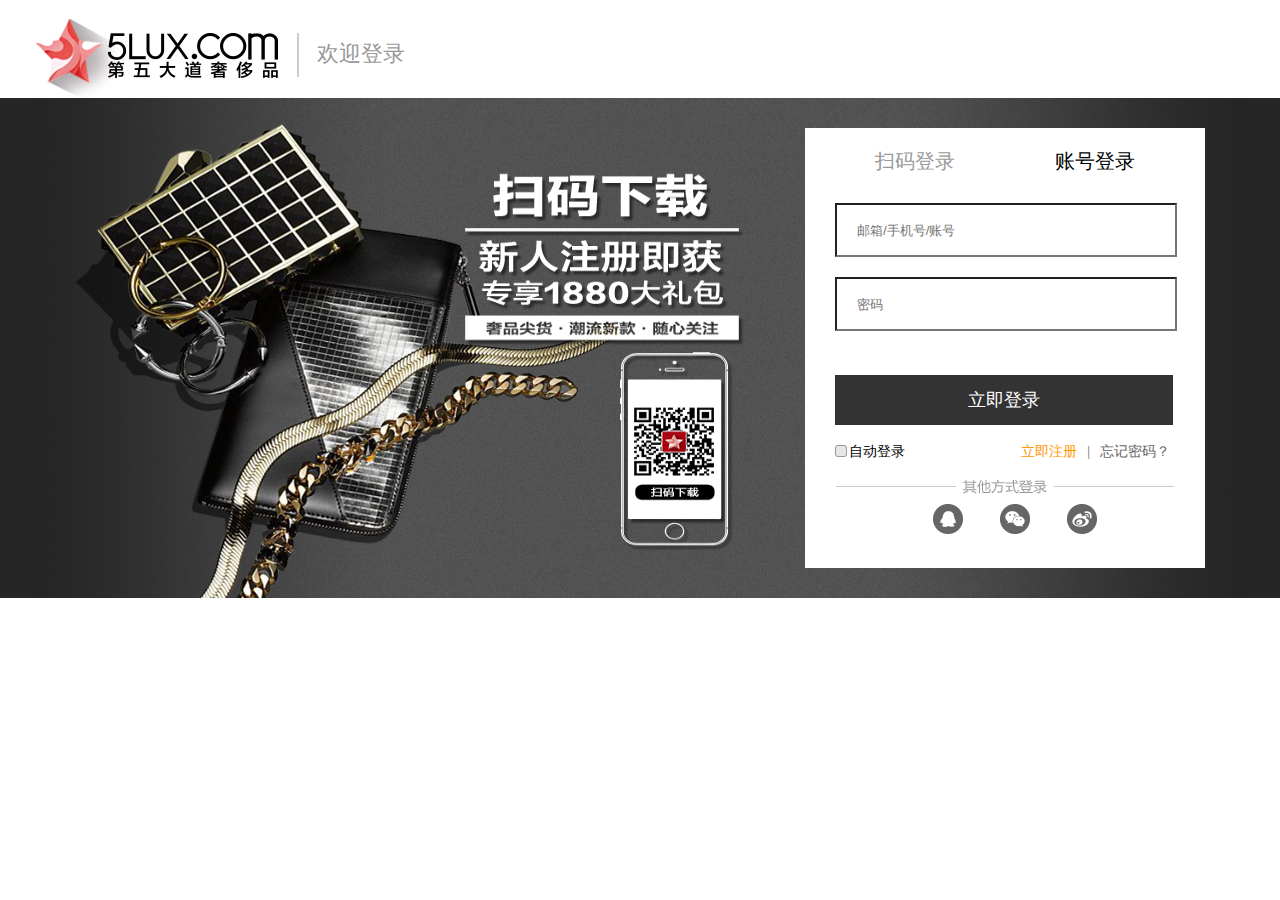
<file: login.html>
<!DOCTYPE html>
<html>
	<head>
		<meta charset="UTF-8">
		<title>第五大道奢侈品网-登录</title>
		<link rel="stylesheet" href="css/login.css" />
		<script type="text/javascript" src="js/jquery-1.11.1.js" ></script>
		<script type="text/javascript" src="js/login.js" ></script>
	</head>
	<body>
		<div class="headerwrap">
			<div class="header">
				<a href="#"></a>
				<span class="hx"></span>
				<span class="hydl">欢迎登录</span>
				<span class="zc" style="display: none;">注册第五大道</span>
			</div>
		</div>
		<div class="mainwrap">
			<div class="main">
				<div class="login">
					<ul class="login_tab">
						<li>扫码登录</li>
						<li>账号登录</li>
					</ul>
					<div class="login_body">
						<div class="smlogin" style="display: none;">
							<img src="img/login/gen2qrcode.png" />
							<p>打开 <a href="javascript:;">第五大道APP</a> 扫一扫登录<a class="t_res">立即注册有惊喜 ></a></p>
						</div>
						<div class="zhlogin">
							<input type="text" class="login_phone" placeholder="邮箱/手机号/账号" />
							<input type="password" class="login_pwd" placeholder="密码"/>
							<span class="login_tsk"></span>
							<input type="submit" class="login_btn" value="立即登录" />
							<ul>
								<li><a href="javascript:;" class="login_zd" id="zk"></a><label for="zk">自动登录</label></li>
								<li><a href="#" style="color: #ff9900;" class="t_res btn">立即注册</a><a>|</a><a href="#">忘记密码？</a></li>
							</ul>
						</div>
					</div>
					<div class="other_login">
						<img src="img/login/other-type.jpg" class="tit" />
						<ul class="ologin">
							<li><img src="img/login/is_qq.png" /></li>
							<li><img src="img/login/is_wx.png" /></li>
							<li><img src="img/login/is_wb.png" /></li>
						</ul>
					</div>
				</div>
				<div class="register">
					<ul class="regis_tab">
						<li>注册第五大道</li>
					</ul>
					<div class="regis_body">
							<input type="text" class="phone" placeholder="手机号" />
							<input type="text" class="yzm" placeholder="请输入验证码"/><span class="hqyzm">获取验证码</span>
							<input type="password" class="res_pwd" placeholder="请输入密码"  />
							<input type="password" class="res_repwd" placeholder="确认密码"  />
							<span class="regis_tsk"></span>
							<input type="submit" class="res_btn btn" value="立即注册" />
						<ul>
							<li><a href="javascript:;" class="res_zd"></a></li>
							<li>我已阅读并同意《第五大道用户协议》<a href="#" style="color: #ff9900;" class="yyzh">已有账号？</a></li>
						</ul>
					</div>
				</div>
			</div>
		</div>
		<div class="footer">
		</div>
	</body>
</html>
</file>
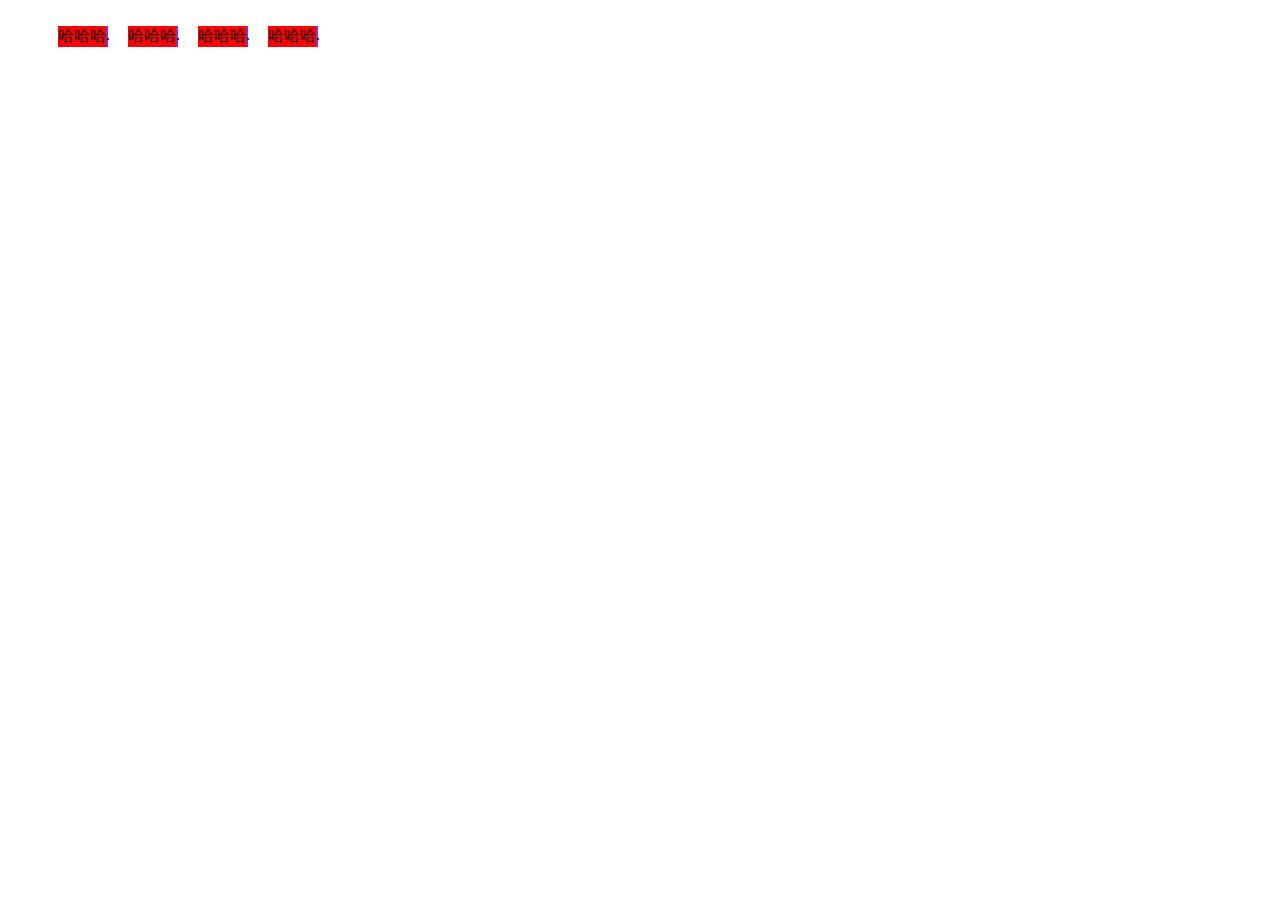
<file: new_file.html>
<!DOCTYPE html>
<html>
	<head>
		<meta charset="UTF-8">
		<title></title>
		<style>
			li{
				width: 50px;
				background: red;
				position: relative;
				display: block;
				float: left;
				list-style: none;
				margin: 10px;
			}
			li:after{
				content: ".";
				width: 2px;
				height: 20px;
				position: absolute;
				right: 0;
				background: blueviolet;
			}
		</style>
	</head>
	<body>
		<ul>
		    <li>哈哈哈</li>
		    <li>哈哈哈</li>
		    <li>哈哈哈</li>
		    <li>哈哈哈</li>
		</ul>
	</body>
</html>
</file>
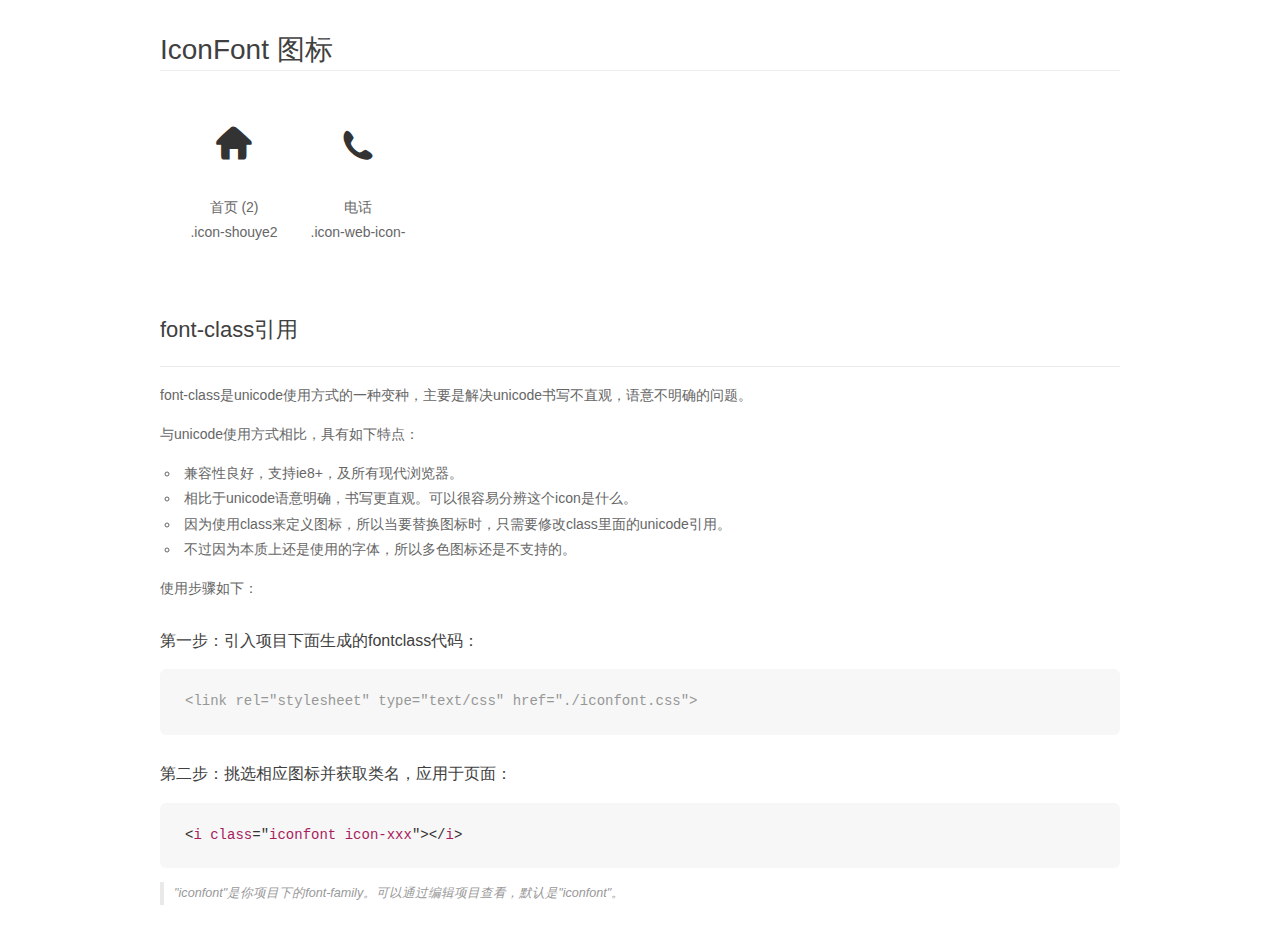
<file: font/demo_fontclass.html>
<!DOCTYPE html>
<html>
<head>
    <meta charset="utf-8"/>
    <title>IconFont</title>
    <link rel="stylesheet" href="demo.css">
    <link rel="stylesheet" href="iconfont.css">
</head>
<body>
    <div class="main markdown">
        <h1>IconFont 图标</h1>
        <ul class="icon_lists clear">
            
                <li>
                <i class="icon iconfont icon-shouye2"></i>
                    <div class="name">首页 (2)</div>
                    <div class="fontclass">.icon-shouye2</div>
                </li>
            
                <li>
                <i class="icon iconfont icon-web-icon-"></i>
                    <div class="name">电话</div>
                    <div class="fontclass">.icon-web-icon-</div>
                </li>
            
        </ul>

        <h2 id="font-class-">font-class引用</h2>
        <hr>

        <p>font-class是unicode使用方式的一种变种，主要是解决unicode书写不直观，语意不明确的问题。</p>
        <p>与unicode使用方式相比，具有如下特点：</p>
        <ul>
        <li>兼容性良好，支持ie8+，及所有现代浏览器。</li>
        <li>相比于unicode语意明确，书写更直观。可以很容易分辨这个icon是什么。</li>
        <li>因为使用class来定义图标，所以当要替换图标时，只需要修改class里面的unicode引用。</li>
        <li>不过因为本质上还是使用的字体，所以多色图标还是不支持的。</li>
        </ul>
        <p>使用步骤如下：</p>
        <h3 id="-fontclass-">第一步：引入项目下面生成的fontclass代码：</h3>


        <pre><code class="lang-js hljs javascript"><span class="hljs-comment">&lt;link rel="stylesheet" type="text/css" href="./iconfont.css"&gt;</span></code></pre>
        <h3 id="-">第二步：挑选相应图标并获取类名，应用于页面：</h3>
        <pre><code class="lang-css hljs">&lt;<span class="hljs-selector-tag">i</span> <span class="hljs-selector-tag">class</span>="<span class="hljs-selector-tag">iconfont</span> <span class="hljs-selector-tag">icon-xxx</span>"&gt;&lt;/<span class="hljs-selector-tag">i</span>&gt;</code></pre>
        <blockquote>
        <p>"iconfont"是你项目下的font-family。可以通过编辑项目查看，默认是"iconfont"。</p>
        </blockquote>
    </div>
</body>
</html>
</file>
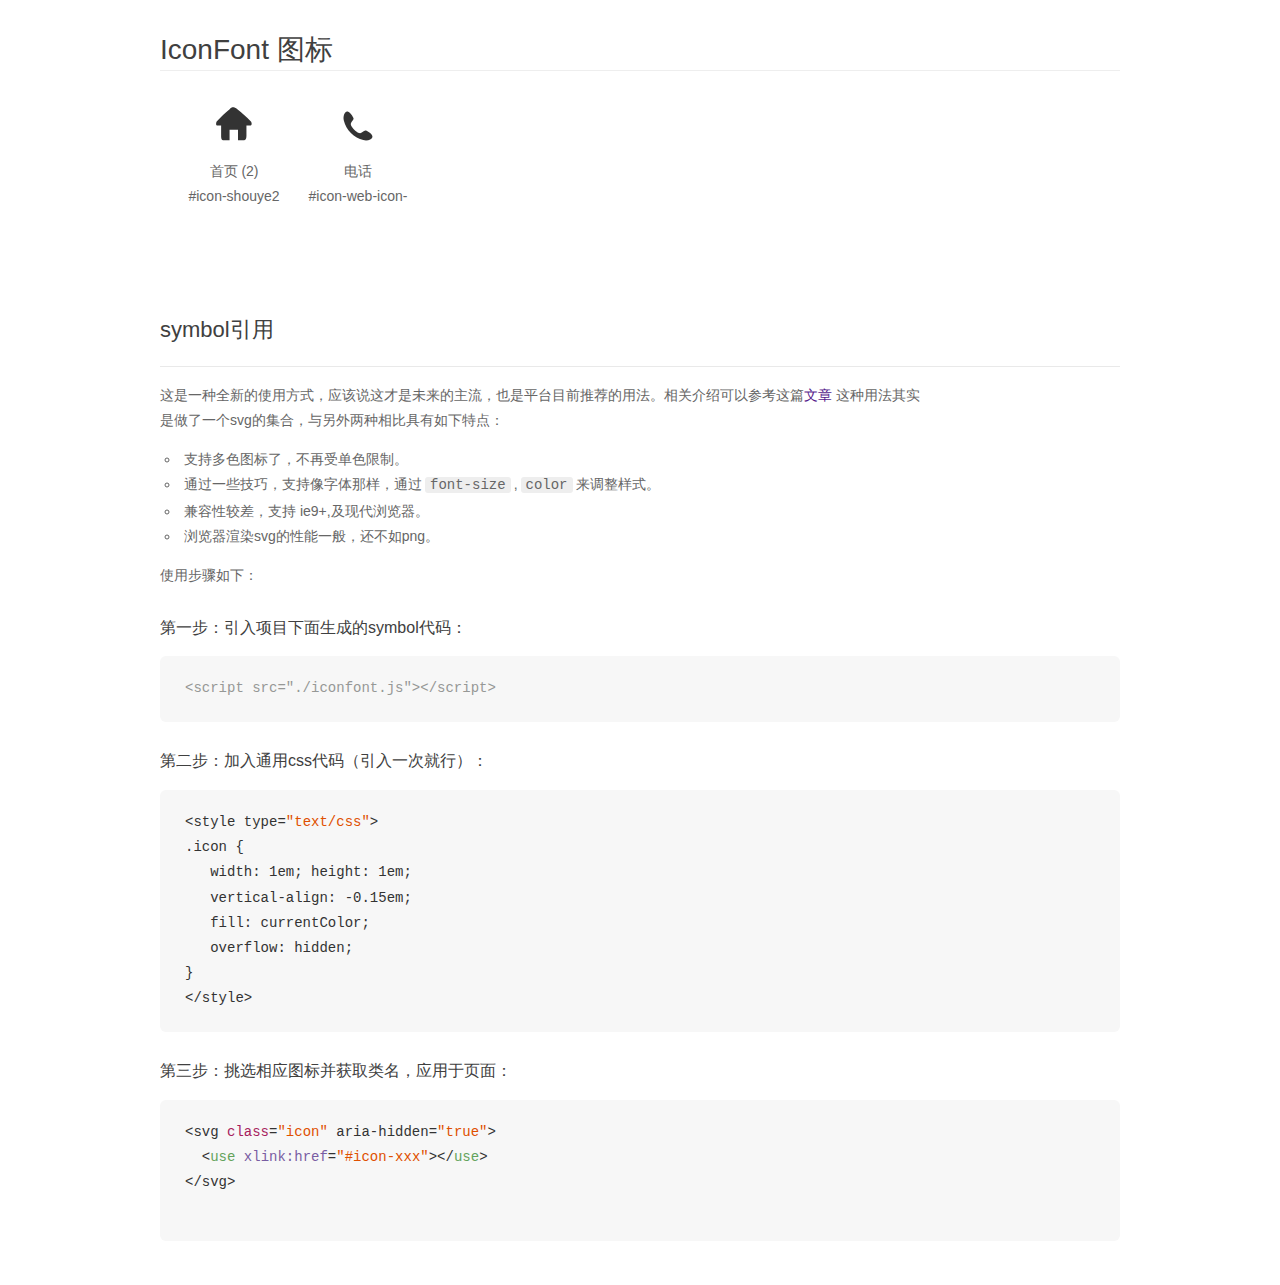
<file: font/demo_symbol.html>
<!DOCTYPE html>
<html>
<head>
    <meta charset="utf-8"/>
    <title>IconFont</title>
    <link rel="stylesheet" href="demo.css">
    <script src="iconfont.js"></script>

    <style type="text/css">
        .icon {
          /* 通过设置 font-size 来改变图标大小 */
          width: 1em; height: 1em;
          /* 图标和文字相邻时，垂直对齐 */
          vertical-align: -0.15em;
          /* 通过设置 color 来改变 SVG 的颜色/fill */
          fill: currentColor;
          /* path 和 stroke 溢出 viewBox 部分在 IE 下会显示
             normalize.css 中也包含这行 */
          overflow: hidden;
        }

    </style>
</head>
<body>
    <div class="main markdown">
        <h1>IconFont 图标</h1>
        <ul class="icon_lists clear">
            
                <li>
                    <svg class="icon" aria-hidden="true">
                        <use xlink:href="#icon-shouye2"></use>
                    </svg>
                    <div class="name">首页 (2)</div>
                    <div class="fontclass">#icon-shouye2</div>
                </li>
            
                <li>
                    <svg class="icon" aria-hidden="true">
                        <use xlink:href="#icon-web-icon-"></use>
                    </svg>
                    <div class="name">电话</div>
                    <div class="fontclass">#icon-web-icon-</div>
                </li>
            
        </ul>


        <h2 id="symbol-">symbol引用</h2>
        <hr>

        <p>这是一种全新的使用方式，应该说这才是未来的主流，也是平台目前推荐的用法。相关介绍可以参考这篇<a href="">文章</a>
        这种用法其实是做了一个svg的集合，与另外两种相比具有如下特点：</p>
        <ul>
          <li>支持多色图标了，不再受单色限制。</li>
          <li>通过一些技巧，支持像字体那样，通过<code>font-size</code>,<code>color</code>来调整样式。</li>
          <li>兼容性较差，支持 ie9+,及现代浏览器。</li>
          <li>浏览器渲染svg的性能一般，还不如png。</li>
        </ul>
        <p>使用步骤如下：</p>
        <h3 id="-symbol-">第一步：引入项目下面生成的symbol代码：</h3>
        <pre><code class="lang-js hljs javascript"><span class="hljs-comment">&lt;script src="./iconfont.js"&gt;&lt;/script&gt;</span></code></pre>
        <h3 id="-css-">第二步：加入通用css代码（引入一次就行）：</h3>
        <pre><code class="lang-js hljs javascript">&lt;style type=<span class="hljs-string">"text/css"</span>&gt;
.icon {
   width: <span class="hljs-number">1</span>em; height: <span class="hljs-number">1</span>em;
   vertical-align: <span class="hljs-number">-0.15</span>em;
   fill: currentColor;
   overflow: hidden;
}
&lt;<span class="hljs-regexp">/style&gt;</span></code></pre>
        <h3 id="-">第三步：挑选相应图标并获取类名，应用于页面：</h3>
        <pre><code class="lang-js hljs javascript">&lt;svg <span class="hljs-class"><span class="hljs-keyword">class</span></span>=<span class="hljs-string">"icon"</span> aria-hidden=<span class="hljs-string">"true"</span>&gt;<span class="xml"><span class="hljs-tag">
  &lt;<span class="hljs-name">use</span> <span class="hljs-attr">xlink:href</span>=<span class="hljs-string">"#icon-xxx"</span>&gt;</span><span class="hljs-tag">&lt;/<span class="hljs-name">use</span>&gt;</span>
</span>&lt;<span class="hljs-regexp">/svg&gt;
        </span></code></pre>
    </div>
</body>
</html>
</file>
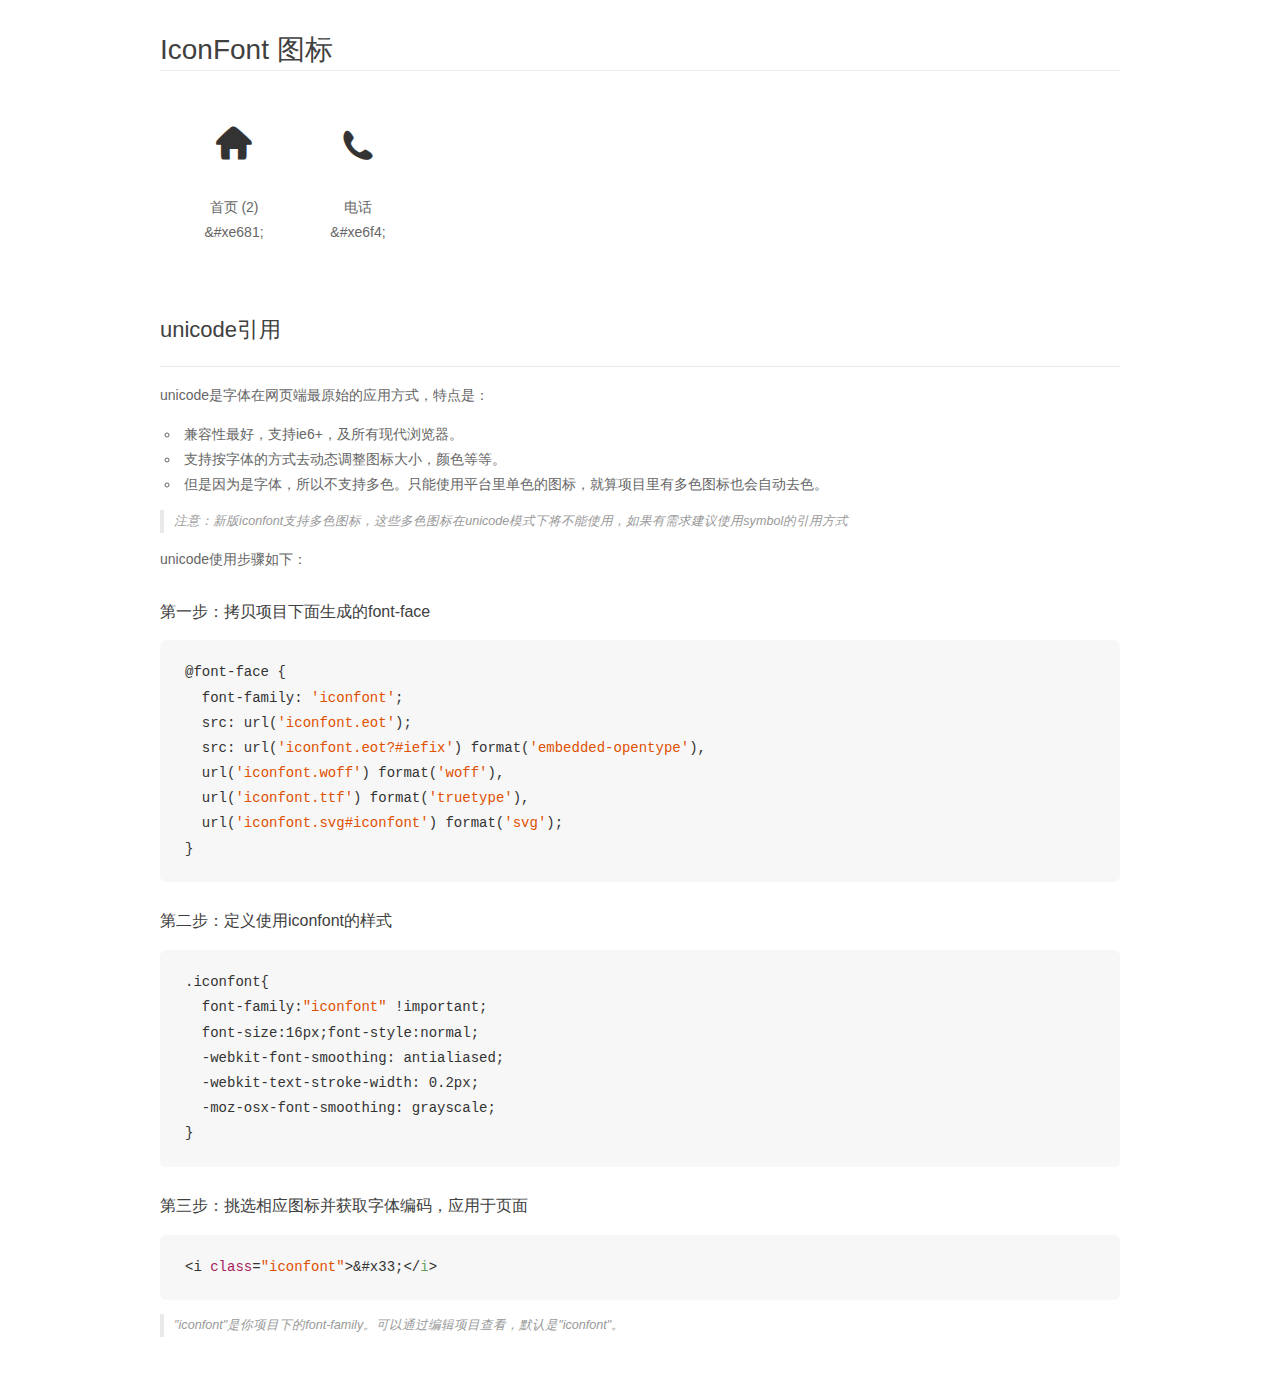
<file: font/demo_unicode.html>
<!DOCTYPE html>
<html>
<head>
    <meta charset="utf-8"/>
    <title>IconFont</title>
    <link rel="stylesheet" href="demo.css">

    <style type="text/css">

        @font-face {font-family: "iconfont";
          src: url('iconfont.eot'); /* IE9*/
          src: url('iconfont.eot#iefix') format('embedded-opentype'), /* IE6-IE8 */
          url('iconfont.woff') format('woff'), /* chrome, firefox */
          url('iconfont.ttf') format('truetype'), /* chrome, firefox, opera, Safari, Android, iOS 4.2+*/
          url('iconfont.svg#iconfont') format('svg'); /* iOS 4.1- */
        }

        .iconfont {
          font-family:"iconfont" !important;
          font-size:16px;
          font-style:normal;
          -webkit-font-smoothing: antialiased;
          -webkit-text-stroke-width: 0.2px;
          -moz-osx-font-smoothing: grayscale;
        }

    </style>
</head>
<body>
    <div class="main markdown">
        <h1>IconFont 图标</h1>
        <ul class="icon_lists clear">
            
                <li>
                <i class="icon iconfont">&#xe681;</i>
                    <div class="name">首页 (2)</div>
                    <div class="code">&amp;#xe681;</div>
                </li>
            
                <li>
                <i class="icon iconfont">&#xe6f4;</i>
                    <div class="name">电话</div>
                    <div class="code">&amp;#xe6f4;</div>
                </li>
            
        </ul>
        <h2 id="unicode-">unicode引用</h2>
        <hr>

        <p>unicode是字体在网页端最原始的应用方式，特点是：</p>
        <ul>
        <li>兼容性最好，支持ie6+，及所有现代浏览器。</li>
        <li>支持按字体的方式去动态调整图标大小，颜色等等。</li>
        <li>但是因为是字体，所以不支持多色。只能使用平台里单色的图标，就算项目里有多色图标也会自动去色。</li>
        </ul>
        <blockquote>
        <p>注意：新版iconfont支持多色图标，这些多色图标在unicode模式下将不能使用，如果有需求建议使用symbol的引用方式</p>
        </blockquote>
        <p>unicode使用步骤如下：</p>
        <h3 id="-font-face">第一步：拷贝项目下面生成的font-face</h3>
        <pre><code class="lang-js hljs javascript">@font-face {
  font-family: <span class="hljs-string">'iconfont'</span>;
  src: url(<span class="hljs-string">'iconfont.eot'</span>);
  src: url(<span class="hljs-string">'iconfont.eot?#iefix'</span>) format(<span class="hljs-string">'embedded-opentype'</span>),
  url(<span class="hljs-string">'iconfont.woff'</span>) format(<span class="hljs-string">'woff'</span>),
  url(<span class="hljs-string">'iconfont.ttf'</span>) format(<span class="hljs-string">'truetype'</span>),
  url(<span class="hljs-string">'iconfont.svg#iconfont'</span>) format(<span class="hljs-string">'svg'</span>);
}
</code></pre>
        <h3 id="-iconfont-">第二步：定义使用iconfont的样式</h3>
        <pre><code class="lang-js hljs javascript">.iconfont{
  font-family:<span class="hljs-string">"iconfont"</span> !important;
  font-size:<span class="hljs-number">16</span>px;font-style:normal;
  -webkit-font-smoothing: antialiased;
  -webkit-text-stroke-width: <span class="hljs-number">0.2</span>px;
  -moz-osx-font-smoothing: grayscale;
}
</code></pre>
        <h3 id="-">第三步：挑选相应图标并获取字体编码，应用于页面</h3>
        <pre><code class="lang-js hljs javascript">&lt;i <span class="hljs-class"><span class="hljs-keyword">class</span></span>=<span class="hljs-string">"iconfont"</span>&gt;&amp;#x33;<span class="xml"><span class="hljs-tag">&lt;/<span class="hljs-name">i</span>&gt;</span></span></code></pre>

        <blockquote>
        <p>"iconfont"是你项目下的font-family。可以通过编辑项目查看，默认是"iconfont"。</p>
        </blockquote>
    </div>


</body>
</html>
</file>
<file: css/public.css>
@charset "UTF-8";
* {
  margin: 0;
  padding: 0; }

a {
  text-decoration: none;
  color: #666666; }

ul li {
  list-style: none; }

ol li {
  list-style: none; }

img {
  display: block;
  border: none; }

body {
  position: relative;
  font-family: "微软雅黑";
  font-size: 12px;
  width: 100%; }

i {
  display: inline-block;
  padding-right: 3px; }

.top_1210, .head, .nav, .banner, .brandship, .hotstore, .oversealife, .hotitem, .shopping, .promotion, .footer {
  width: 1210px;
  margin: 0 auto;
  position: relative; }

/*# sourceMappingURL=public.css.map */
</file>
<file: css/header.css>
.topwrap {
  background: #F2F2F2; }
  .topwrap .top_1210 {
    height: 30px; }
    .topwrap .top_1210 .top_left li {
      display: block;
      float: left;
      height: 30px;
      line-height: 30px;
      padding: 0 15px;
      background: url(../img/top_bg.png) no-repeat center right; }
    .topwrap .top_1210 .top_left .top_left_first {
      padding-left: 0; }
    .topwrap .top_1210 .top_left .top_left_last {
      background: none; }
    .topwrap .top_1210 .top_right {
      float: right; }
      .topwrap .top_1210 .top_right li {
        float: left;
        line-height: 30px;
        padding: 0 15px;
        background: url(../img/top_bg.png) no-repeat center right; }
      .topwrap .top_1210 .top_right .iconmine {
        width: 0;
        height: 0;
        border: 6px solid #706c6e;
        border-color: #706C6E transparent;
        border-bottom: none;
        position: relative;
        top: 13px;
        margin-left: 5px; }
      .topwrap .top_1210 .top_right .top_right_last {
        background: none; }

.head {
  height: 110px;
  position: relative; }
  .head .logo {
    float: left;
    margin-right: 45px; }
    .head .logo a {
      display: block; }
  .head .yijian {
    float: left;
    position: absolute;
    left: 290px;
    top: 14px; }
    .head .yijian a {
      display: block; }
  .head .find {
    float: left;
    height: 38px;
    width: 347px;
    background: #C69C6D;
    position: absolute;
    left: 468px;
    top: 36px;
    padding: 2px; }
    .head .find .find_input {
      height: 34px;
      width: 265px;
      display: block;
      float: left;
      text-indent: 1em;
      outline: none; }
    .head .find .find_sub {
      display: block;
      float: left;
      height: 38px;
      width: 78px;
      background: #C69C6D;
      border: 0;
      color: #fff;
      font-size: 16px; }
  .head .oversea {
    width: 200px;
    height: 30px;
    background: url(../img/overseadef.jpg) no-repeat;
    position: absolute;
    top: 40px;
    right: 123px; }
  .head .shopcart {
    position: absolute;
    right: 10px;
    top: 38px; }
    .head .shopcart .carbox {
      width: 94px;
      height: 32px;
      text-indent: 45px;
      line-height: 32px;
      color: #666;
      position: relative;
      float: right;
      border: 1px solid #ccc;
      background: url(../img/share.png) no-repeat -376px -405px; }
      .head .shopcart .carbox img {
        position: absolute;
        left: 10px;
        top: 2px; }
      .head .shopcart .carbox span {
        display: block;
        position: absolute; }

.rightmenuwrap {
  height: 100%;
  width: 5px;
  position: fixed;
  right: 0;
  background: #333;
  top: 0;
  z-index: 100; }
  .rightmenuwrap ul {
    position: absolute;
    top: 50%;
    margin-left: -33px;
    margin-top: -100px; }
    .rightmenuwrap ul li {
      width: 34px;
      height: 35px;
      border-radius: 5px;
      position: relative;
      margin-bottom: 1px;
      background: #333 url(../img/toolbars.png) no-repeat; }
      .rightmenuwrap ul li span {
        padding: 0 5px;
        text-align: center;
        background: #CF0101;
        height: 35px;
        width: 50px;
        color: #fff;
        line-height: 35px;
        position: absolute;
        top: 0;
        right: 35px;
        display: none;
        border-radius: 5px;
        opacity: .8; }
      .rightmenuwrap ul li:hover {
        background-color: #CF0101; }
        .rightmenuwrap ul li:hover span {
          display: block; }
      .rightmenuwrap ul li:nth-child(1) {
        background-position: -88px -175px; }
      .rightmenuwrap ul li:nth-child(2) {
        background-position: -50px -0px; }
      .rightmenuwrap ul li:nth-child(3) {
        background-position: -50px -50px; }
      .rightmenuwrap ul li:nth-child(4) {
        background-position: -50px -100px; }
      .rightmenuwrap ul li:nth-child(5) {
        background-position: -190px -150px; }
      .rightmenuwrap ul li:nth-child(6) {
        background-position: -50px -150px; }
      .rightmenuwrap ul li:nth-child(7) {
        background-position: -50px -250px; }

.navwrap {
  background: url(../img/navbg.png) repeat-x; }
  .navwrap .nav {
    height: 40px; }
    .navwrap .nav li {
      width: 82px;
      height: 38px;
      display: block;
      float: left; }
      .navwrap .nav li a {
        display: block;
        height: 38px;
        line-height: 36px;
        font-size: 14px;
        color: #c8a985;
        text-align: center; }
      .navwrap .nav li:nth-last-child(1) {
        background: url(../img/share02.png) no-repeat -354px -66px; }
      .navwrap .nav li:nth-last-child(2) {
        background: url(../img/share02.png) no-repeat -296px -66px; }
      .navwrap .nav li:nth-last-child(3) {
        background: url(../img/share02.png) no-repeat -296px -66px; }
    .navwrap .nav .nav_oversea {
      width: 100px;
      background: url(../img/overseaslogo.gif) no-repeat; }
    .navwrap .nav .nav_icon {
      width: 40px; }
    .navwrap .nav .nav_first {
      width: 130px;
      background: url(../img/lux_index.png) no-repeat -8px -215px; }
      .navwrap .nav .nav_first a {
        color: #fff; }
      .navwrap .nav .nav_first .nav_menu {
        width: 130px;
        height: 433px;
        position: relative;
        z-index: 100;
        display: none;
        border: 1px solid #333; }
        .navwrap .nav .nav_first .nav_menu ul li {
          width: 130px;
          height: 36px; }
          .navwrap .nav .nav_first .nav_menu ul li .nav_menu_list {
            width: 82px;
            height: 36px;
            line-height: 36px;
            margin: 0 auto;
            padding-left: 48px;
            text-align: left;
            position: relative;
            opacity: 0.85;
            background: #fff; }
            .navwrap .nav .nav_first .nav_menu ul li .nav_menu_list a {
              color: #C69C6D;
              text-align: left; }
              .navwrap .nav .nav_first .nav_menu ul li .nav_menu_list a i {
                position: absolute;
                right: 2px;
                top: 0;
                height: 36px;
                width: 20px;
                background: url(../img/share02.png) no-repeat -304px -30px;
                display: none; }
          .navwrap .nav .nav_first .nav_menu ul li .nav_menu_show {
            display: none;
            width: 590px;
            background: #fff;
            position: absolute;
            top: 0;
            left: 131px;
            z-index: 1000; }
            .navwrap .nav .nav_first .nav_menu ul li .nav_menu_show dl {
              height: 50px;
              margin: 10px 20px 10px 20px;
              border-bottom: #D7D7D7 1px solid; }
              .navwrap .nav .nav_first .nav_menu ul li .nav_menu_show dl dt {
                float: left;
                color: #CF0201;
                width: 105px;
                font-size: 14px;
                font-style: normal;
                padding-left: 25px; }
              .navwrap .nav .nav_first .nav_menu ul li .nav_menu_show dl dd {
                float: left;
                margin-right: 10px; }

/*# sourceMappingURL=header.css.map */
</file>
<file: css/style.css>
/*loutiNav*/
.loutiNav{
	width: 40px;
	position: fixed;
	left: 10px;
	top: 50%;
	margin-top: -100px;
	z-index: 100;
	display: none;
}
.loutiNav li{
	margin: 0 auto;
	width: 30px;
	height: 30px;
	line-height: 30px;
	text-align: center;
	font-size: 12px;
	cursor: pointer;
	position: relative;
	border-radius: 50%;
	background: #666;
	margin-bottom: 2px;
	transition: all 10s; 
	color: #FFF;
}
.loutiNav li span{
	height: 30px;
	width: 80px;
	border-radius: 15px;
	background: #cf0101;
	opacity: 1;
	position: absolute;
	margin-top: -13px;
	top: 13px;
	left: 0px;
	display: none;
}

/*banner*/
.bannerwrap{
	/*position: relative;*/
	width: 100%;
}
.banner_img{
	height: 437px;
	position: relative;
	overflow: hidden;
}
.banner_img li{
	position: absolute;
	top: 0;
	left: 0;
}
.banner_img li img{
	height: 437px;
}
.bannerwrap ol{
	width: 168px;
	background: red;
	position: absolute;
	bottom: 10px;
	left: 45%;
	border-radius: 10px;
	background: rgba(0,0,0,0.2);
	z-index: 10;
}
.bannerwrap ol li{
	width: 12px;
	height: 12px;
	border-radius:50% ;
	background: #fff;
	display: block;
	float: left;
	margin: 2px 6px;
}
.bannerwrap li.active{
	background: #d00;
}
.bannerwrap .arr a{
	display: block;
	position: absolute;
    top: 0;
    left: 0;
    width: 29px;
    height: 49px;	
    background: chartreuse;
    z-index: 100;
   
}
.bannerwrap .arr{
	display: none;
}
.bannerwrap .arr .pre{
	top: 200px;
	left: 130px;
	background: url(../img/templateleft.png) no-repeat;
}
.bannerwrap .arr .next{
	top: 200px;
	left: 1080px;
	background: url(../img/templateright.png) no-repeat;
}


/*brandship*/
.brandship .brand_tit{
	margin: 40px 0 20px;
}
.brandship .brand_list{
	height: 330px;
}
.brandship .brand_list li{
	float: left;
    margin-right: 8px;
    position: relative;
}
.brandship .brand_list li:nth-last-child(1){
	margin-right: 0px;
}
.brandship .brand_list li .brand_box{
	position: absolute;
    bottom: 1px;
    left: 30px;
    width: 174px;
    height: 154px;
    overflow: hidden;
}
.brandship .brand_list li .brand_box .brand_cont{
    background: #fff;
    width: 106px;
    height: 154px;
    position: absolute;
    top: 90px;
    padding: 0 34px 0 34px;
}
.brandship .brand_list li .brand_box .brand_cont img{
	width: 107px;
	margin: 0 auto;
    margin-top: 10px;
    margin-bottom: 33px;
}
.brandship .brand_list li .brand_box .brand_cont p{
	font-size: 14px;
    text-align: center;
    color: #000;
}
/*hotstore*/
.hotstore .hotstore_list ul{
	display: flex;
	justify-content: space-between;
	flex-wrap: wrap;
	height: 177px;
	align-content: space-between;
}
.hotstore .hotstore_list ul li{
	float: left;
	border: 1px solid #dddddd;
	width: 168px;
	height: 85px;
	position: relative;
}
.hotstore .hotstore_list ul li img{
	position: absolute;
	left: 50%;
	top: 50%;
	margin-left: -60px;
	margin-top: -30px;
	width: 120px;
	height: 61px;
	z-index: 10;
}
.hotstore .hotstore_list ul li span{
	width: 168px;
	height: 85px;
	position: absolute;
	top: 0;
	left: 0;
	font-size: 0;
	text-align: center;
	line-height: 85px;
    font-size: 18px;	
    /*background: #fff;*/
	color: #000;
	display: none;
}
.hotstore .hotstore_list ul li span i{
	display: block;
	width: 20px;
    height: 2px;
    background: #000;
    position: absolute;
    top: 75%;
    left: 45%;
}
/*oversealife*/
.oversealife_cont{
	display: flex;
	justify-content: space-between;
}
.oversealife_cont li{
	float:left;
}
/*hotitem*/
.hotitem .hotitem_tab ul{
	display: flex;
	justify-content: space-between;
	margin-bottom: 15px;
}
.hotitem .hotitem_tab ul li{
	width: 398px;
	height: 30px;
	line-height: 30px;
	text-align: center;
	background: #999;
	font-size: 14px;
	color: #fff;
}
.hotitem .hotitem_tab ul li:nth-child(1){
	background: #000;
}
.hotitem .hotitem_show{
	width: 1210px;
	height: 517px;
	overflow: hidden;
}
.hotitem .hotitem_list_show{
	width: 3630px;
	height: 517px;
}
.hotitem .hotitem_list{
	width: 1210px;
	height: 517px;
	float: left;
}
.hotitem .hotitem_list:nth-child(3) .list_right{
	width: 804px;
	float: left;
}
.hotitem .hotitem_list:nth-child(3) .list_right ul li{
	width: 395px;
	height: 255px;
}
.hotitem .hotitem_list .list_left{
	float: left;
	margin-right: 8px;
	
}

.hotitem .hotitem_list .list_right{
	float: left;
	color: #666;
}
.hotitem .hotitem_list .list_right li{
	float: left;
	margin-right: 8px;
	font-size: 13px;
	border: 1px solid #ccc;
	overflow: hidden;
}
.hotitem .hotitem_list .list_right ul li{
	width: 220px;
	height: 248px;
	margin-bottom: 8px;
}
.hotitem .hotitem_list .list_right .list_r_top_txt{
	color: #666;
	font-size: 13px;
	text-align: center;
}
.hotitem .hotitem_list .list_right .list_r_top_txt p{
	line-height: 24px;
}
.hotitem .hotitem_list .list_right .list_r_top_pic a{
	display: block;
}
.hotitem .hotitem_list .list_right .list_r_top_pic img{
	width: 150px;
	height: 150px;
	margin: 0 auto;
	vertical-align: middle;
}
.hotitem .hotitem_list .list_right .list_r_top li:nth-child(2){
	width: 374px;
	height: 248px;
}
.hotitem .hotitem_list .list_right .list_r_top li:nth-child(2) .list_r_top_txt{
	color: #666;
	font-size: 13px;
	position: relative;
	margin-top: 20px;
    margin-left: 70px;
	width: 82px;
}
.hotitem .hotitem_list .list_right .list_r_top li:nth-child(2) .list_r_top_pic{
	width: 180px;
	float: right;
}
.hotitem .hotitem_list .list_right .list_r_top li:nth-child(2) .list_r_top_pic a{
	display: block;
}
.hotitem .hotitem_list .list_right .list_r_top li:nth-child(2) .list_r_top_pic img{
	width: 120px;
	height: 160px;
	margin: 0 auto;
	position: relative;	
}

.hotitem .hotitem_list .list_right .list_r_top li:nth-child(3){
	margin-right: 0;
}


.hotitem .hotitem_list .list_right .list_r_bottom li{
	float: left;
    width: 271px;
    height: 255px;
    overflow: hidden;
}
.hotitem .hotitem_list .list_right .list_r_bottom li:nth-last-child(1){
	margin-right: 0;
}

/*shopping*/
.shopping_tab{
	display: flex;
	justify-content: space-between;
}
.shopping_tab li{
	width: 234px;
	height: 50px;
	overflow: hidden;
	float: left;
	position: relative;
}
.shopping_tab li .shoppingbox{
	position: absolute;
	top: 0;
	left: 0;
}
.shopping_tab li a{
	display: block;
}
.shopping_tab li .bottombox{
	width: 234px;
    height: 40px;
    line-height: 40px;
    padding: 5px;
    background: #333;
    color: #fff;
    text-align: center;
    font-size: 14px;
}
.shopping_tab li .bottombox div{
	border: 1px solid #fff;
    width: 223px;
    height: 40px;
}
.shopping_tab .topbox{
	width: 234px;
	height: 50px;
	line-height: 50px;
	background: #999;
	text-align: center;
	font-size: 14px;
	color: #fff;
}
.goods{
	height: 372px;
}
.goodbox li.active{
	background: #d00;
}
.goods div:nth-child(1) .goodbox{
	position: relative;
}
.goods div:nth-child(1) .goodbox .arr{
	position: absolute;
	top: 137px;
	display: none;
}
.goods div:nth-child(1) .goodbox .arr a{
	display: block;
	float: left;
	font-family: "宋体";
	font-weight: bold;
}
.goods div:nth-child(1) .goodbox .arr a:nth-child(1){
	position: absolute;
	left: 65px;
}
.goods div:nth-child(1) .goodbox .arr a:nth-child(2){
	position: absolute;
	left: 135px;
}
.goods div:nth-child(1) .goodbox ol{
	position: absolute;
	top: 140px;
	left: 50%;
	margin-left: -30px;
}
.goods div:nth-child(1) .goodbox ol li{
	width: 8px;
	height: 8px;
	border-radius: 50%;
	background: #666;
	float: left;
	margin-right: 5px;
}
.goods div:nth-child(1) .goodbox ol li.active{
	background: #d00;
}
.goods div:nth-child(1) .goodbox .goodbox_img{
	width: 220px;
	height: 160px;
	position: relative;
}
.goods div:nth-child(1) .goodbox .goodbox_img li{
	padding: 5px;
	height: 100px;
	margin-top: 20px;
	position: absolute;
	background: #fff;
	top: 0;
	left: 0;
}
.goods div:nth-child(1) .goodbox .goodbox_img li a{
	display: block;
	float: left;
	width: 100px;
	height: 45px;
	margin-right: 10px;
	margin-bottom: 10px;
}
.goods div:nth-child(1) .goodbox .goodbox_img li a img{
	width: 90px;
	height: 45px;
}
.good1{
	float: left;
    width: 220px;
    height: 366px;
    border: 1px solid #ccc;
    padding: 0 9px;
    padding-top: 4px;
    margin-right: 8px;
}
.good1 .goodlinks{
	overflow: hidden;
    border-bottom: 1px dashed #d4d4d4;
    padding-bottom: 16px;
}
.good1 .goodlinks li{
	float: left;
}
.good1 .goodlinks li a{
	display: block;
    line-height: 36px;
    width: 110px;
    font-size: 14px;
    color: #666;
    text-align: left;
}
.good2{
	float: left;
    width: 390px;
    height: 370px;
    border: 1px solid #ccc;
    overflow: hidden;
    margin-right: 8px;
}
.good2 a{display: block;} 
.good3{
	overflow: hidden;
    height: 372px;
}
.good3 li{
	float: left;
	margin-right: 7px;
	margin-bottom: 7px;
}
.good3 .margin-none{
	margin-right: 0;
}
.good3  li a{
	display: block;
}
.good3  li a img{
	border: 1px solid #ccc; 
}

.promotion_box {
	height: 655px;
}
.promotion_box a{
	display: block;
	float: left;
	margin-right: 8px;
	margin-bottom: 8px;
}
</file>
<file: css/footer.css>
.footerwrap {
  height: 600px;
  background: url(../img/footerbg.jpg) no-repeat center;
  border-top: 1px solid #c9c9c9; }
  .footerwrap .footer .footer_top {
    height: 116px;
    border-top: 1px solid #C9C9C9; }

/*# sourceMappingURL=footer.css.map */
</file>
<file: css/icon.css>
@font-face {font-family: "iconfont";
  src: url('../font/iconfont.eot'); /* IE9*/
  src: url('../font/iconfont.woff') format('woff'),
  url('../font/iconfont.ttf') format('truetype'), /* chrome, firefox, opera, Safari, Android, iOS 4.2+*/
  url('../font/iconfont.svg') format('svg'); /* iOS 4.1- */
}

.iconfont {
  font-family:"iconfont" !important;
  font-size:16px;
  font-style:normal;
  -webkit-font-smoothing: antialiased;
  -moz-osx-font-smoothing: grayscale;
}
</file>
<file: css/datail.css>
@charset "UTF-8";
.topwrap {
  background: #F2F2F2; }
  .topwrap .top_1210 {
    height: 30px; }
    .topwrap .top_1210 .top_left li {
      display: block;
      float: left;
      height: 30px;
      line-height: 30px;
      padding: 0 15px;
      background: url(../img/top_bg.png) no-repeat center right; }
    .topwrap .top_1210 .top_left .top_left_first {
      padding-left: 0; }
    .topwrap .top_1210 .top_left .top_left_last {
      background: none; }
    .topwrap .top_1210 .top_right {
      float: right; }
      .topwrap .top_1210 .top_right li {
        float: left;
        line-height: 30px;
        padding: 0 15px;
        background: url(../img/top_bg.png) no-repeat center right; }
        .topwrap .top_1210 .top_right li:nth-child(1) {
          height: 30px; }
        .topwrap .top_1210 .top_right li:hover a {
          color: #b28247; }
        .topwrap .top_1210 .top_right li .login {
          display: inline-block;
          width: 35px;
          height: 30px;
          white-space: nowrap;
          overflow: hidden;
          text-overflow: ellipsis;
          color: red; }
      .topwrap .top_1210 .top_right .iconmine {
        width: 0;
        height: 0;
        border: 6px solid #706c6e;
        border-color: #706C6E transparent;
        border-bottom: none;
        position: relative;
        top: 13px;
        margin-left: 5px; }
      .topwrap .top_1210 .top_right .top_right_last {
        background: none; }

.head {
  height: 110px;
  position: relative; }
  .head .logo {
    float: left;
    margin-right: 45px; }
    .head .logo a {
      display: block; }
  .head .yijian {
    float: left;
    position: absolute;
    left: 290px;
    top: 14px; }
    .head .yijian a {
      display: block; }
  .head .find {
    float: left;
    height: 38px;
    width: 347px;
    background: #C69C6D;
    position: absolute;
    left: 468px;
    top: 36px;
    padding: 2px; }
    .head .find .find_input {
      height: 34px;
      width: 265px;
      display: block;
      float: left;
      text-indent: 1em;
      outline: none; }
    .head .find .find_sub {
      display: block;
      float: left;
      height: 38px;
      width: 78px;
      background: #C69C6D;
      border: 0;
      color: #fff;
      font-size: 16px; }
  .head .oversea {
    width: 200px;
    height: 30px;
    background: url(../img/overseadef.jpg) no-repeat;
    position: absolute;
    top: 40px;
    right: 123px; }
  .head .shopcart {
    position: absolute;
    right: 10px;
    top: 38px; }
    .head .shopcart .carbox {
      width: 94px;
      height: 32px;
      text-indent: 45px;
      line-height: 32px;
      color: #666;
      position: relative;
      float: right;
      border: 1px solid #ccc;
      background: url(../img/share.png) no-repeat -376px -405px; }
      .head .shopcart .carbox img {
        position: absolute;
        left: 10px;
        top: 2px; }
      .head .shopcart .carbox span {
        display: block;
        position: absolute; }

.rightmenuwrap {
  height: 100%;
  width: 5px;
  position: fixed;
  right: 0;
  background: #333;
  top: 0;
  z-index: 100; }
  .rightmenuwrap ul {
    position: absolute;
    top: 50%;
    margin-left: -33px;
    margin-top: -100px; }
    .rightmenuwrap ul li {
      width: 34px;
      height: 35px;
      border-radius: 5px;
      position: relative;
      margin-bottom: 1px;
      background: #333 url(../img/toolbars.png) no-repeat; }
      .rightmenuwrap ul li span {
        padding: 0 5px;
        text-align: center;
        background: #CF0101;
        height: 35px;
        width: 50px;
        color: #fff;
        line-height: 35px;
        position: absolute;
        top: 0;
        right: 35px;
        display: none;
        border-radius: 5px;
        opacity: .8; }
      .rightmenuwrap ul li:hover {
        background-color: #CF0101; }
        .rightmenuwrap ul li:hover span {
          display: block; }
      .rightmenuwrap ul li:nth-child(1) {
        background-position: -88px -175px; }
      .rightmenuwrap ul li:nth-child(2) {
        background-position: -50px -0px; }
      .rightmenuwrap ul li:nth-child(3) {
        background-position: -50px -50px; }
      .rightmenuwrap ul li:nth-child(4) {
        background-position: -50px -100px; }
      .rightmenuwrap ul li:nth-child(5) {
        background-position: -190px -150px; }
      .rightmenuwrap ul li:nth-child(6) {
        background-position: -50px -150px; }
      .rightmenuwrap ul li:nth-child(7) {
        background-position: -50px -250px; }

.navwrap {
  background: url(../img/navbg.png) repeat-x; }
  .navwrap .nav {
    height: 40px; }
    .navwrap .nav li {
      width: 82px;
      height: 38px;
      display: block;
      float: left; }
      .navwrap .nav li a {
        display: block;
        height: 38px;
        line-height: 36px;
        font-size: 14px;
        color: #c8a985;
        text-align: center; }
      .navwrap .nav li:nth-last-child(1) {
        background: url(../img/share02.png) no-repeat -354px -66px; }
      .navwrap .nav li:nth-last-child(2) {
        background: url(../img/share02.png) no-repeat -296px -66px; }
      .navwrap .nav li:nth-last-child(3) {
        background: url(../img/share02.png) no-repeat -296px -66px; }
    .navwrap .nav .nav_oversea {
      width: 100px;
      background: url(../img/overseaslogo.gif) no-repeat; }
    .navwrap .nav .nav_icon {
      width: 40px; }
    .navwrap .nav .nav_first {
      width: 130px;
      background: url(../img/lux_index.png) no-repeat -8px -215px; }
      .navwrap .nav .nav_first a {
        color: #fff; }
      .navwrap .nav .nav_first .nav_menu {
        width: 130px;
        height: 433px;
        position: relative;
        z-index: 100;
        display: none;
        border: 1px solid #333; }
        .navwrap .nav .nav_first .nav_menu ul li {
          width: 130px;
          height: 36px; }
          .navwrap .nav .nav_first .nav_menu ul li .nav_menu_list {
            width: 82px;
            height: 36px;
            line-height: 36px;
            margin: 0 auto;
            padding-left: 48px;
            text-align: left;
            position: relative;
            opacity: 0.85;
            background: #fff; }
            .navwrap .nav .nav_first .nav_menu ul li .nav_menu_list a {
              color: #C69C6D;
              text-align: left; }
              .navwrap .nav .nav_first .nav_menu ul li .nav_menu_list a i {
                position: absolute;
                right: 2px;
                top: 0;
                height: 36px;
                width: 20px;
                background: url(../img/share02.png) no-repeat -304px -30px;
                display: none; }
          .navwrap .nav .nav_first .nav_menu ul li .nav_menu_show {
            display: none;
            width: 590px;
            background: #fff;
            position: absolute;
            top: 0;
            left: 131px;
            z-index: 1000; }
            .navwrap .nav .nav_first .nav_menu ul li .nav_menu_show dl {
              height: 50px;
              margin: 10px 20px 10px 20px;
              border-bottom: #D7D7D7 1px solid; }
              .navwrap .nav .nav_first .nav_menu ul li .nav_menu_show dl dt {
                float: left;
                color: #CF0201;
                width: 105px;
                font-size: 14px;
                font-style: normal;
                padding-left: 25px; }
              .navwrap .nav .nav_first .nav_menu ul li .nav_menu_show dl dd {
                float: left;
                margin-right: 10px; }

.footerwrap {
  height: 600px;
  background: url(../img/footerbg.jpg) no-repeat center;
  border-top: 1px solid #c9c9c9; }
  .footerwrap .footer .footer_top {
    height: 116px;
    border-top: 1px solid #C9C9C9; }

* {
  margin: 0;
  padding: 0; }

a {
  text-decoration: none;
  color: #666666; }

ul li {
  list-style: none; }

ol li {
  list-style: none; }

img {
  display: block;
  border: none; }

body {
  position: relative;
  font-family: "微软雅黑";
  font-size: 12px;
  width: 100%; }

i {
  display: inline-block;
  padding-right: 3px; }

.top_1210, .head, .nav, .banner, .brandship, .hotstore, .oversealife, .hotitem, .shopping, .promotion, .footer {
  width: 1210px;
  margin: 0 auto;
  position: relative; }

.main_top:after {
  content: ".";
  clear: both;
  display: block;
  height: 0;
  overflow: hidden;
  visibility: hidden; }

.main_top {
  width: 1100px;
  margin: 0 auto;
  margin-top: 15px; }
  .main_top .main_top_left {
    width: 475px;
    height: 475px;
    float: left;
    position: relative;
    border: 1px solid #ccc;
    box-shadow: 0px 0px 5px 2px #ddd; }
    .main_top .main_top_left .goodpic {
      width: 475px;
      height: 475px;
      position: relative;
      cursor: move; }
      .main_top .main_top_left .goodpic img {
        width: 475px;
        height: 475px;
        position: absolute;
        left: 0;
        top: 0; }
      .main_top .main_top_left .goodpic #mask {
        z-index: 7;
        width: 282.03px;
        height: 282.03px;
        position: absolute;
        left: 0;
        top: 0;
        background: url(../img/goods/goodimg1m.png);
        display: none;
        border: 2px solid #333333; }
      .main_top .main_top_left .goodpic #layer {
        position: absolute;
        top: 0;
        left: 0;
        width: 475px;
        height: 475px;
        background: gray;
        opacity: .4;
        display: none;
        z-index: 6; }
    .main_top .main_top_left .picsmall {
      position: absolute;
      top: 485px;
      width: 475px;
      left: 0; }
      .main_top .main_top_left .picsmall li {
        float: left;
        width: 85px;
        height: 85px;
        border: 1px solid #ccc;
        margin-right: 8px; }
      .main_top .main_top_left .picsmall img {
        width: 85px;
        height: 85px; }
    .main_top .main_top_left .picbig {
      width: 475px;
      height: 475px;
      overflow: hidden;
      display: none;
      background: red;
      border: 1px solid #ccc;
      position: absolute;
      top: 0;
      left: 485px;
      box-shadow: 0px 0px 5px 3px #333; }
      .main_top .main_top_left .picbig img {
        position: absolute;
        left: 0;
        left: 0; }
  .main_top .main_top_right {
    float: left;
    padding-left: 60px; }
    .main_top .main_top_right li {
      width: 563px;
      border-bottom: 1px dashed #bfbfbf; }
      .main_top .main_top_right li dl {
        height: 70px;
        width: 100%; }
        .main_top .main_top_right li dl dt {
          width: 80px;
          height: 70px;
          float: left;
          line-height: 35px;
          padding-left: 10px;
          font-weight: bold; }
    .main_top .main_top_right .goods_tit p {
      font-size: 18px;
      line-height: 30px;
      color: #999999; }
      .main_top .main_top_right .goods_tit p:hover a {
        color: #b28247; }
    .main_top .main_top_right .goods_tit .rgb0 a {
      color: #000000; }
    .main_top .main_top_right .goods_tit .last {
      font-size: 12px; }
    .main_top .main_top_right .goods_price {
      padding-top: 10px; }
      .main_top .main_top_right .goods_price .price {
        font-size: 28px;
        height: 34px;
        color: #c8a985; }
      .main_top .main_top_right .goods_price .del_price {
        font-size: 16px;
        color: #999;
        line-height: 37px; }
      .main_top .main_top_right .goods_price .vip_price {
        display: inline-block;
        width: 80px;
        height: 20px;
        line-height: 20px;
        text-align: center;
        background: #c8a985;
        color: #fff;
        border-radius: 10px; }
      .main_top .main_top_right .goods_price .download {
        float: right;
        width: 180px;
        height: 30px;
        line-height: 24px;
        margin-top: 6px;
        cursor: pointer;
        display: inline-block;
        padding-left: 30px;
        background: url(../img/goods/downloadicon.jpg) no-repeat; }
        .main_top .main_top_right .goods_price .download span {
          width: 0;
          height: 0;
          border: 5px solid #cbcbcb;
          border-color: #cbcbcb transparent;
          border-bottom: none;
          position: relative;
          top: 10px;
          margin-right: 5px; }
      .main_top .main_top_right .goods_price .fq_price {
        height: 40px;
        line-height: 30px; }
        .main_top .main_top_right .goods_price .fq_price span {
          padding-left: 60px; }
          .main_top .main_top_right .goods_price .fq_price span b {
            font-size: 16px;
            font-weight: bold;
            color: #c8a985; }
    .main_top .main_top_right .goods_hd dl dd {
      height: 35px;
      line-height: 35px;
      color: #c8a985; }
    .main_top .main_top_right .goods_color {
      height: 165px;
      padding-top: 10px; }
      .main_top .main_top_right .goods_color dl {
        height: 55px; }
        .main_top .main_top_right .goods_color dl dt {
          height: 55px; }
        .main_top .main_top_right .goods_color dl dd {
          float: left;
          height: 30px; }
          .main_top .main_top_right .goods_color dl dd span {
            float: left;
            display: block;
            height: 30px;
            width: 32px;
            text-align: center;
            line-height: 32px;
            color: #000000;
            margin-right: 10px;
            border: 2px solid #333; }
          .main_top .main_top_right .goods_color dl dd .active {
            border: 2px solid #dc0000; }
          .main_top .main_top_right .goods_color dl dd .jian {
            border: 0;
            background: #c8a985;
            color: #fff;
            font-size: 22px;
            line-height: 29px; }
          .main_top .main_top_right .goods_color dl dd .jia {
            border: 0;
            background: #c8a985;
            color: #fff;
            font-size: 22px;
            line-height: 29px; }
    .main_top .main_top_right .goods_zs {
      margin-bottom: 10px; }
      .main_top .main_top_right .goods_zs dl {
        height: 24px;
        color: #999; }
        .main_top .main_top_right .goods_zs dl dt {
          height: 24px;
          line-height: 24px; }
        .main_top .main_top_right .goods_zs dl dd {
          height: 24px;
          line-height: 24px; }
          .main_top .main_top_right .goods_zs dl dd a {
            color: #c8a985;
            text-decoration: underline; }
    .main_top .main_top_right .goods_btn {
      padding-top: 10px;
      height: 43px;
      border-bottom: 0;
      margin-bottom: 10px; }
      .main_top .main_top_right .goods_btn span {
        display: block;
        float: left;
        font-size: 14px;
        height: 33px;
        line-height: 33px;
        padding: 0 30px;
        border: 1px solid #c8a985;
        margin-right: 10px;
        color: #c8a985;
        cursor: pointer; }
      .main_top .main_top_right .goods_btn .shopping_add {
        color: #fff;
        background: #c8a985; }
        .main_top .main_top_right .goods_btn .shopping_add span {
          display: block;
          padding: 0;
          width: 25px;
          height: 32px;
          background: url(../img/share.png) no-repeat -270px -335px; }
      .main_top .main_top_right .goods_btn .shopping_sc {
        background: #c8a985 url(../img/share.png) no-repeat -3px -54px; }

.main_bottom:after {
  content: ".";
  clear: both;
  display: block;
  height: 0;
  overflow: hidden;
  visibility: hidden; }

.main_bottom {
  width: 1100px;
  margin: 0 auto; }
  .main_bottom .goods_tab {
    width: 1100px;
    margin: 10px 0;
    height: 50px;
    z-index: 100;
    background: #fff;
    border-bottom: 1px solid #000; }
    .main_bottom .goods_tab .phb_tab_tit {
      margin-top: 10px;
      width: 198px;
      float: left;
      height: 28px;
      margin-right: 25px;
      border: 1px solid #666;
      text-align: center;
      line-height: 28px;
      color: #000; }
    .main_bottom .goods_tab .goods_tab_tit {
      margin-top: 10px;
      float: left;
      width: 875px;
      display: flex;
      justify-content: space-between; }
      .main_bottom .goods_tab .goods_tab_tit li {
        float: left;
        height: 28px;
        width: 283px;
        border: 1px solid #666;
        text-align: center;
        line-height: 28px;
        color: #000; }
        .main_bottom .goods_tab .goods_tab_tit li:nth-child(1) {
          background: #000;
          color: #fff; }
  .main_bottom .main_bottom_left {
    width: 200px;
    min-height: 300px;
    float: left;
    margin-right: 25px; }
    .main_bottom .main_bottom_left dl dt {
      width: 198px;
      text-align: center;
      line-height: 33px;
      color: #fff;
      border: 1px solid #c9c9c9;
      background: #bfa69a; }
    .main_bottom .main_bottom_left dl dd {
      padding: 30px;
      margin-bottom: 10px;
      border: 1px solid #666;
      position: relative;
      background: url(../img/goods/bg.png) no-repeat 10px 10px; }
      .main_bottom .main_bottom_left dl dd img {
        width: 136px; }
      .main_bottom .main_bottom_left dl dd p {
        position: absolute;
        top: 10px;
        left: 15px;
        color: #fff;
        font-weight: bold; }
  .main_bottom .main_bottom_right:after {
    content: ".";
    clear: both;
    display: block;
    height: 0;
    overflow: hidden;
    visibility: hidden; }
  .main_bottom .main_bottom_right {
    min-height: 1500px;
    width: 873px;
    float: left;
    border: 1px solid #000000; }
    .main_bottom .main_bottom_right .goods_tab_con {
      width: 873px;
      position: relative; }
      .main_bottom .main_bottom_right .goods_tab_con div {
        width: 873px;
        position: relative;
        top: 0;
        left: 0;
        background: #fff; }
      .main_bottom .main_bottom_right .goods_tab_con .goods_spxq img {
        float: left;
        margin-bottom: 13px; }
        .main_bottom .main_bottom_right .goods_tab_con .goods_spxq img:nth-child(2) {
          margin-right: 13px; }
      .main_bottom .main_bottom_right .goods_tab_con .goods_spxq .img_650 {
        width: 650px;
        height: 650px;
        margin-left: 87px; }
      .main_bottom .main_bottom_right .goods_tab_con .goods_spxq .mr_37 {
        margin-left: 37px; }
      .main_bottom .main_bottom_right .goods_tab_con .goods_cccz {
        display: none; }
      .main_bottom .main_bottom_right .goods_tab_con .goods_sppj {
        display: none; }

/*# sourceMappingURL=datail.css.map */
</file>
<file: css/login.css>
@charset "UTF-8";
* {
  margin: 0;
  padding: 0; }

a {
  text-decoration: none;
  color: #666666; }

ul li {
  list-style: none; }

ol li {
  list-style: none; }

img {
  display: block;
  border: none; }

body {
  position: relative;
  font-family: "微软雅黑";
  font-size: 12px;
  width: 100%; }

i {
  display: inline-block;
  padding-right: 3px; }

.top_1210, .head, .nav, .banner, .brandship, .hotstore, .oversealife, .hotitem, .shopping, .promotion, .footer {
  width: 1210px;
  margin: 0 auto;
  position: relative; }

body {
  height: 100%; }
  body .headerwrap {
    width: 100%; }
    body .headerwrap .header {
      width: 1210px;
      height: 98px;
      margin: 0 auto;
      line-height: 98px; }
      body .headerwrap .header a {
        float: left;
        display: inline-block;
        height: 98px;
        width: 244px;
        background-size: 244px 98px;
        background-repeat: no-repeat;
        background: url(../img/logo.jpg) no-repeat; }
      body .headerwrap .header .hx {
        float: left;
        display: inline-block;
        width: 2px;
        height: 44px;
        background-color: #ccc;
        margin: 33px 18px 0; }
      body .headerwrap .header span {
        font-size: 22px;
        color: #999;
        line-height: 108px; }
  body .mainwrap {
    background-color: #262626; }
    body .mainwrap .main {
      width: 1210px;
      margin: 0 auto;
      height: 440px;
      padding: 30px 0;
      background: url(../img/login/login_background1.jpg) no-repeat;
      background-size: 100% 500px;
      position: relative; }
      body .mainwrap .main .login {
        position: absolute;
        width: 360px;
        height: 400px;
        background: #fff;
        right: 40px;
        padding: 20px;
        z-index: 1; }
        body .mainwrap .main .login .login_tab {
          height: 30px; }
          body .mainwrap .main .login .login_tab li {
            width: 180px;
            height: 30px;
            float: left;
            text-align: center;
            font-size: 20px;
            color: #999;
            cursor: pointer; }
            body .mainwrap .main .login .login_tab li:nth-child(2) {
              color: #000000; }
        body .mainwrap .main .login .login_body {
          height: 370px; }
          body .mainwrap .main .login .login_body .smlogin {
            height: 315px;
            position: relative;
            overflow: hidden; }
            body .mainwrap .main .login .login_body .smlogin img {
              position: absolute;
              left: 50%;
              height: 50%;
              margin-top: 35px;
              margin-left: -85px; }
            body .mainwrap .main .login .login_body .smlogin p {
              font-size: 14px;
              width: 190px;
              margin: 250px auto 0;
              margin-top: 250px;
              text-align: center; }
              body .mainwrap .main .login .login_body .smlogin p a {
                color: #ff9900;
                cursor: pointer; }
          body .mainwrap .main .login .login_body .zhlogin {
            margin-top: 25px;
            padding: 0 10px; }
            body .mainwrap .main .login .login_body .zhlogin input {
              width: 298px;
              height: 50px;
              background: #fff;
              padding: 0 20px;
              margin-bottom: 20px;
              outline: none; }
            body .mainwrap .main .login .login_body .zhlogin .login_tsk {
              display: block;
              width: 340px;
              height: 14px;
              line-height: 14px;
              margin-bottom: 10px;
              text-align: center;
              font-size: 14px; }
              body .mainwrap .main .login .login_body .zhlogin .login_tsk.error {
                color: red; }
              body .mainwrap .main .login .login_body .zhlogin .login_tsk.right {
                color: green; }
            body .mainwrap .main .login .login_body .zhlogin .login_zd {
              display: block;
              background: url(../img/login/is_yes_bg.png) no-repeat;
              width: 14px;
              height: 14px; }
            body .mainwrap .main .login .login_body .zhlogin ul {
              font-size: 14px;
              height: 40px; }
              body .mainwrap .main .login .login_body .zhlogin ul li {
                height: 14px;
                float: left;
                line-height: 14px; }
                body .mainwrap .main .login .login_body .zhlogin ul li a {
                  display: block;
                  float: left; }
                body .mainwrap .main .login .login_body .zhlogin ul li:nth-child(2) {
                  float: right; }
                  body .mainwrap .main .login .login_body .zhlogin ul li:nth-child(2) a {
                    padding: 0 5px; }
            body .mainwrap .main .login .login_body .zhlogin .login_btn {
              width: 338px;
              height: 50px;
              border: 0;
              font-size: 18px;
              background: #333;
              color: #fff;
              cursor: pointer;
              transition: all 1s; }
              body .mainwrap .main .login .login_body .zhlogin .login_btn:hover {
                background: #a60000; }
        body .mainwrap .main .login .other_login {
          position: absolute;
          top: 350px; }
          body .mainwrap .main .login .other_login .tit {
            margin-left: -20px; }
          body .mainwrap .main .login .other_login .ologin {
            width: 200px;
            margin: 10px auto;
            display: flex;
            justify-content: space-around; }
            body .mainwrap .main .login .other_login .ologin li {
              float: left;
              width: 30px; }
              body .mainwrap .main .login .other_login .ologin li img {
                width: 30px;
                height: 30px; }
      body .mainwrap .main .register {
        position: absolute;
        width: 360px;
        height: 400px;
        background: #fff;
        right: 40px;
        padding: 20px; }
        body .mainwrap .main .register .regis_tab {
          height: 30px; }
          body .mainwrap .main .register .regis_tab li {
            height: 30px;
            text-align: center;
            font-size: 20px;
            color: #666; }
        body .mainwrap .main .register .regis_body {
          margin-top: 20px;
          padding: 0 10px;
          height: 370px; }
          body .mainwrap .main .register .regis_body input {
            width: 298px;
            height: 50px;
            background: #fff;
            padding: 0 20px;
            margin-bottom: 10px;
            outline: none; }
          body .mainwrap .main .register .regis_body .yzm {
            width: 142px; }
          body .mainwrap .main .register .regis_body .hqyzm {
            display: inline-block;
            float: right;
            height: 50px;
            width: 130px;
            background: #f2f2f2;
            line-height: 50px;
            text-align: center;
            font-size: 14px;
            cursor: pointer; }
          body .mainwrap .main .register .regis_body .regis_tsk {
            display: block;
            width: 340px;
            height: 14px;
            line-height: 14px;
            margin-bottom: 10px;
            text-align: center;
            font-size: 14px; }
            body .mainwrap .main .register .regis_body .regis_tsk.error {
              color: red; }
            body .mainwrap .main .register .regis_body .regis_tsk.right {
              color: green; }
          body .mainwrap .main .register .regis_body .res_btn {
            width: 338px;
            height: 50px;
            border: 0;
            font-size: 18px;
            background: #333;
            color: #fff;
            cursor: pointer;
            transition: all 1s; }
            body .mainwrap .main .register .regis_body .res_btn:hover {
              background: #a60000; }
          body .mainwrap .main .register .regis_body ul {
            height: 14px;
            padding-left: 35px; }
            body .mainwrap .main .register .regis_body ul .res_zd {
              display: block;
              background: url(../img/login/is_yes.png) no-repeat;
              width: 14px;
              height: 14px; }
            body .mainwrap .main .register .regis_body ul li {
              float: left;
              line-height: 14px; }

/*# sourceMappingURL=login.css.map */
</file>
<file: font/iconfont.css>
@font-face {font-family: "iconfont";
  src: url('iconfont.eot?t=1523006082309'); /* IE9*/
  src: url('iconfont.eot?t=1523006082309#iefix') format('embedded-opentype'), /* IE6-IE8 */
  url('[data-uri]') format('woff'),
  url('iconfont.ttf?t=1523006082309') format('truetype'), /* chrome, firefox, opera, Safari, Android, iOS 4.2+*/
  url('iconfont.svg?t=1523006082309#iconfont') format('svg'); /* iOS 4.1- */
}

.iconfont {
  font-family:"iconfont" !important;
  font-size:16px;
  font-style:normal;
  -webkit-font-smoothing: antialiased;
  -moz-osx-font-smoothing: grayscale;
}

.icon-shouye2:before { content: "\e681"; }

.icon-web-icon-:before { content: "\e6f4"; }
</file>
<file: font/demo.css>
*{margin: 0;padding: 0;list-style: none;}
/*
KISSY CSS Reset
理念：1. reset 的目的不是清除浏览器的默认样式，这仅是部分工作。清除和重置是紧密不可分的。
2. reset 的目的不是让默认样式在所有浏览器下一致，而是减少默认样式有可能带来的问题。
3. reset 期望提供一套普适通用的基础样式。但没有银弹，推荐根据具体需求，裁剪和修改后再使用。
特色：1. 适应中文；2. 基于最新主流浏览器。
维护：玉伯<lifesinger@gmail.com>, 正淳<ragecarrier@gmail.com>
 */

/** 清除内外边距 **/
body, h1, h2, h3, h4, h5, h6, hr, p, blockquote, /* structural elements 结构元素 */
dl, dt, dd, ul, ol, li, /* list elements 列表元素 */
pre, /* text formatting elements 文本格式元素 */
form, fieldset, legend, button, input, textarea, /* form elements 表单元素 */
th, td /* table elements 表格元素 */ {
  margin: 0;
  padding: 0;
}

/** 设置默认字体 **/
body,
button, input, select, textarea /* for ie */ {
  font: 12px/1.5 tahoma, arial, \5b8b\4f53, sans-serif;
}
h1, h2, h3, h4, h5, h6 { font-size: 100%; }
address, cite, dfn, em, var { font-style: normal; } /* 将斜体扶正 */
code, kbd, pre, samp { font-family: courier new, courier, monospace; } /* 统一等宽字体 */
small { font-size: 12px; } /* 小于 12px 的中文很难阅读，让 small 正常化 */

/** 重置列表元素 **/
ul, ol { list-style: none; }

/** 重置文本格式元素 **/
a { text-decoration: none; }
a:hover { text-decoration: underline; }


/** 重置表单元素 **/
legend { color: #000; } /* for ie6 */
fieldset, img { border: 0; } /* img 搭车：让链接里的 img 无边框 */
button, input, select, textarea { font-size: 100%; } /* 使得表单元素在 ie 下能继承字体大小 */
/* 注：optgroup 无法扶正 */

/** 重置表格元素 **/
table { border-collapse: collapse; border-spacing: 0; }

/* 清除浮动 */
.ks-clear:after, .clear:after {
  content: '\20';
  display: block;
  height: 0;
  clear: both;
}
.ks-clear, .clear {
  *zoom: 1;
}

.main {
  padding: 30px 100px;
width: 960px;
margin: 0 auto;
}
.main h1{font-size:36px; color:#333; text-align:left;margin-bottom:30px; border-bottom: 1px solid #eee;}

.helps{margin-top:40px;}
.helps pre{
  padding:20px;
  margin:10px 0;
  border:solid 1px #e7e1cd;
  background-color: #fffdef;
  overflow: auto;
}

.icon_lists{
  width: 100% !important;

}

.icon_lists li{
  float:left;
  width: 100px;
  height:180px;
  text-align: center;
  list-style: none !important;
}
.icon_lists .icon{
  font-size: 42px;
  line-height: 100px;
  margin: 10px 0;
  color:#333;
  -webkit-transition: font-size 0.25s ease-out 0s;
  -moz-transition: font-size 0.25s ease-out 0s;
  transition: font-size 0.25s ease-out 0s;

}
.icon_lists .icon:hover{
  font-size: 100px;
}



.markdown {
  color: #666;
  font-size: 14px;
  line-height: 1.8;
}

.highlight {
  line-height: 1.5;
}

.markdown img {
  vertical-align: middle;
  max-width: 100%;
}

.markdown h1 {
  color: #404040;
  font-weight: 500;
  line-height: 40px;
  margin-bottom: 24px;
}

.markdown h2,
.markdown h3,
.markdown h4,
.markdown h5,
.markdown h6 {
  color: #404040;
  margin: 1.6em 0 0.6em 0;
  font-weight: 500;
  clear: both;
}

.markdown h1 {
  font-size: 28px;
}

.markdown h2 {
  font-size: 22px;
}

.markdown h3 {
  font-size: 16px;
}

.markdown h4 {
  font-size: 14px;
}

.markdown h5 {
  font-size: 12px;
}

.markdown h6 {
  font-size: 12px;
}

.markdown hr {
  height: 1px;
  border: 0;
  background: #e9e9e9;
  margin: 16px 0;
  clear: both;
}

.markdown p,
.markdown pre {
  margin: 1em 0;
}

.markdown > p,
.markdown > blockquote,
.markdown > .highlight,
.markdown > ol,
.markdown > ul {
  width: 80%;
}

.markdown ul > li {
  list-style: circle;
}

.markdown > ul li,
.markdown blockquote ul > li {
  margin-left: 20px;
  padding-left: 4px;
}

.markdown > ul li p,
.markdown > ol li p {
  margin: 0.6em 0;
}

.markdown ol > li {
  list-style: decimal;
}

.markdown > ol li,
.markdown blockquote ol > li {
  margin-left: 20px;
  padding-left: 4px;
}

.markdown code {
  margin: 0 3px;
  padding: 0 5px;
  background: #eee;
  border-radius: 3px;
}

.markdown pre {
  border-radius: 6px;
  background: #f7f7f7;
  padding: 20px;
}

.markdown pre code {
  border: none;
  background: #f7f7f7;
  margin: 0;
}

.markdown strong,
.markdown b {
  font-weight: 600;
}

.markdown > table {
  border-collapse: collapse;
  border-spacing: 0px;
  empty-cells: show;
  border: 1px solid #e9e9e9;
  width: 95%;
  margin-bottom: 24px;
}

.markdown > table th {
  white-space: nowrap;
  color: #333;
  font-weight: 600;

}

.markdown > table th,
.markdown > table td {
  border: 1px solid #e9e9e9;
  padding: 8px 16px;
  text-align: left;
}

.markdown > table th {
  background: #F7F7F7;
}

.markdown blockquote {
  font-size: 90%;
  color: #999;
  border-left: 4px solid #e9e9e9;
  padding-left: 0.8em;
  margin: 1em 0;
  font-style: italic;
}

.markdown blockquote p {
  margin: 0;
}

.markdown .anchor {
  opacity: 0;
  transition: opacity 0.3s ease;
  margin-left: 8px;
}

.markdown .waiting {
  color: #ccc;
}

.markdown h1:hover .anchor,
.markdown h2:hover .anchor,
.markdown h3:hover .anchor,
.markdown h4:hover .anchor,
.markdown h5:hover .anchor,
.markdown h6:hover .anchor {
  opacity: 1;
  display: inline-block;
}

.markdown > br,
.markdown > p > br {
  clear: both;
}


.hljs {
  display: block;
  background: white;
  padding: 0.5em;
  color: #333333;
  overflow-x: auto;
}

.hljs-comment,
.hljs-meta {
  color: #969896;
}

.hljs-string,
.hljs-variable,
.hljs-template-variable,
.hljs-strong,
.hljs-emphasis,
.hljs-quote {
  color: #df5000;
}

.hljs-keyword,
.hljs-selector-tag,
.hljs-type {
  color: #a71d5d;
}

.hljs-literal,
.hljs-symbol,
.hljs-bullet,
.hljs-attribute {
  color: #0086b3;
}

.hljs-section,
.hljs-name {
  color: #63a35c;
}

.hljs-tag {
  color: #333333;
}

.hljs-title,
.hljs-attr,
.hljs-selector-id,
.hljs-selector-class,
.hljs-selector-attr,
.hljs-selector-pseudo {
  color: #795da3;
}

.hljs-addition {
  color: #55a532;
  background-color: #eaffea;
}

.hljs-deletion {
  color: #bd2c00;
  background-color: #ffecec;
}

.hljs-link {
  text-decoration: underline;
}

pre{
  background: #fff;
}
</file>
